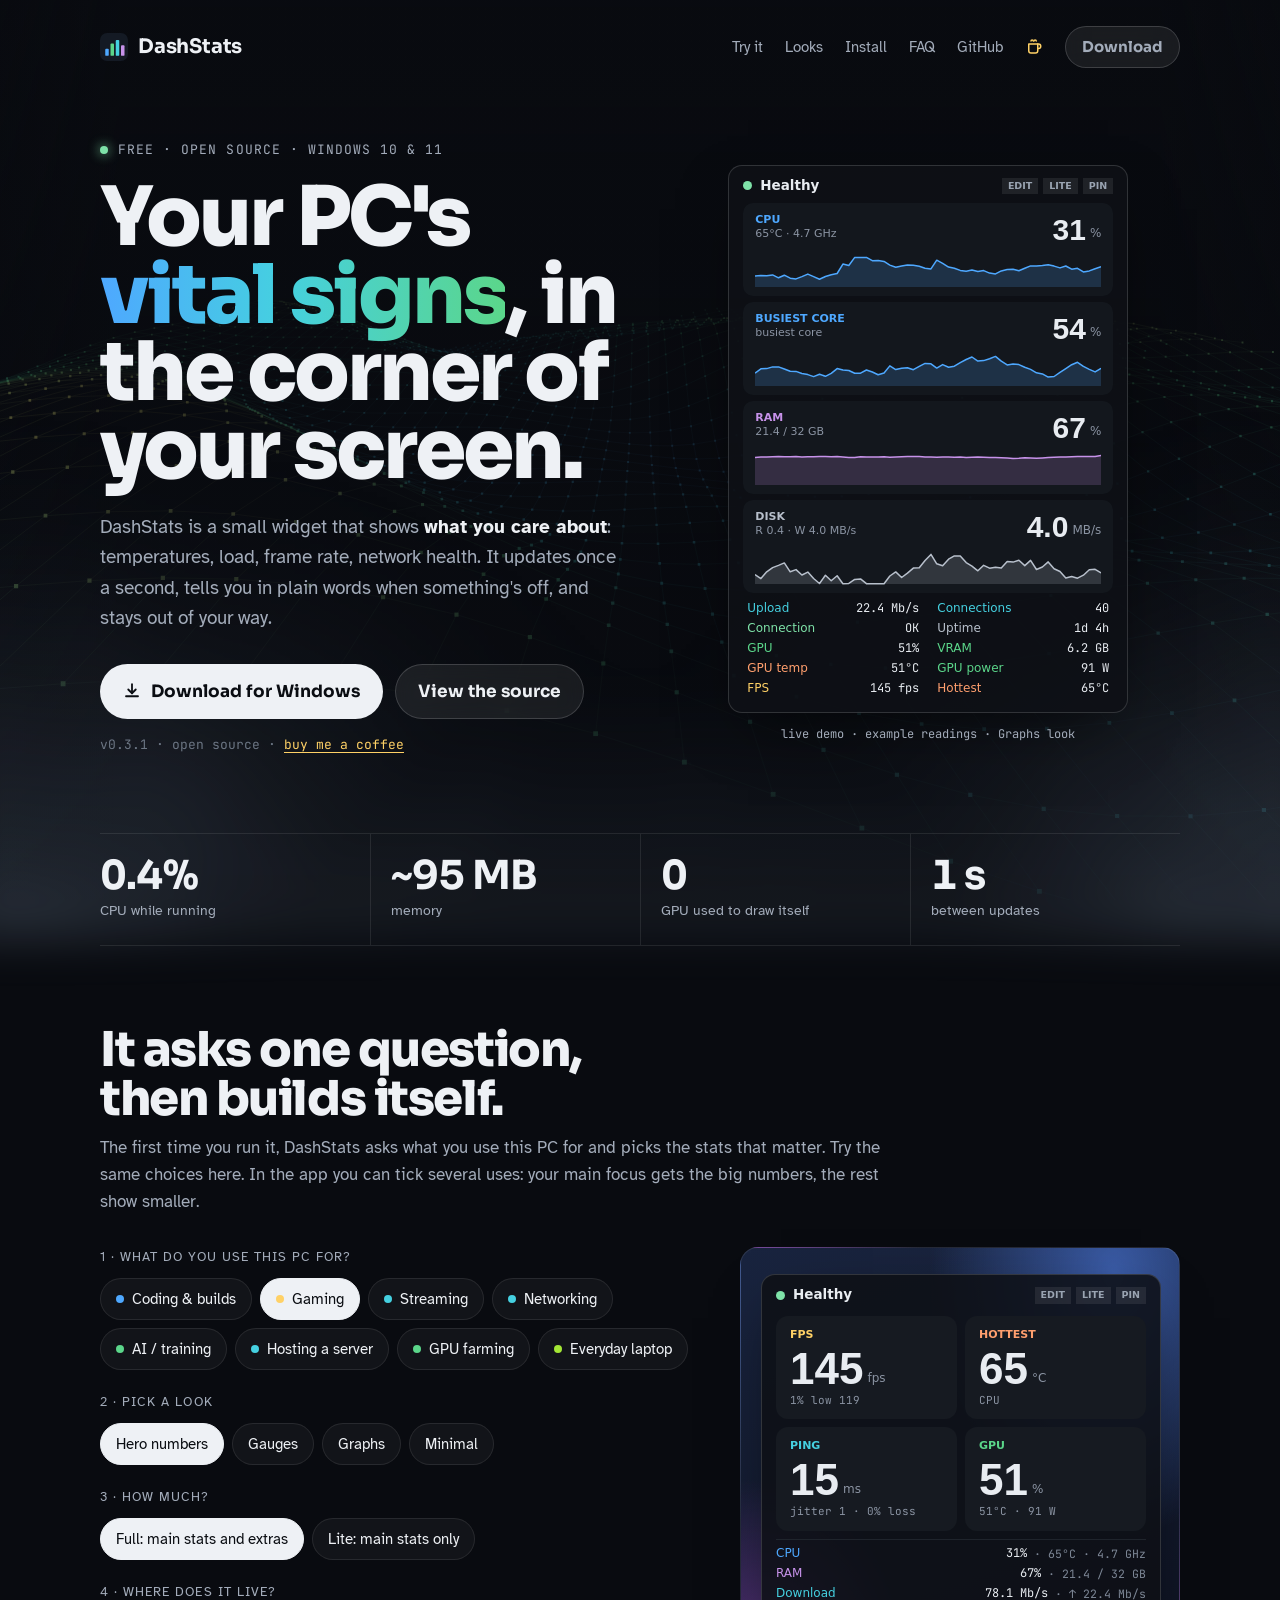
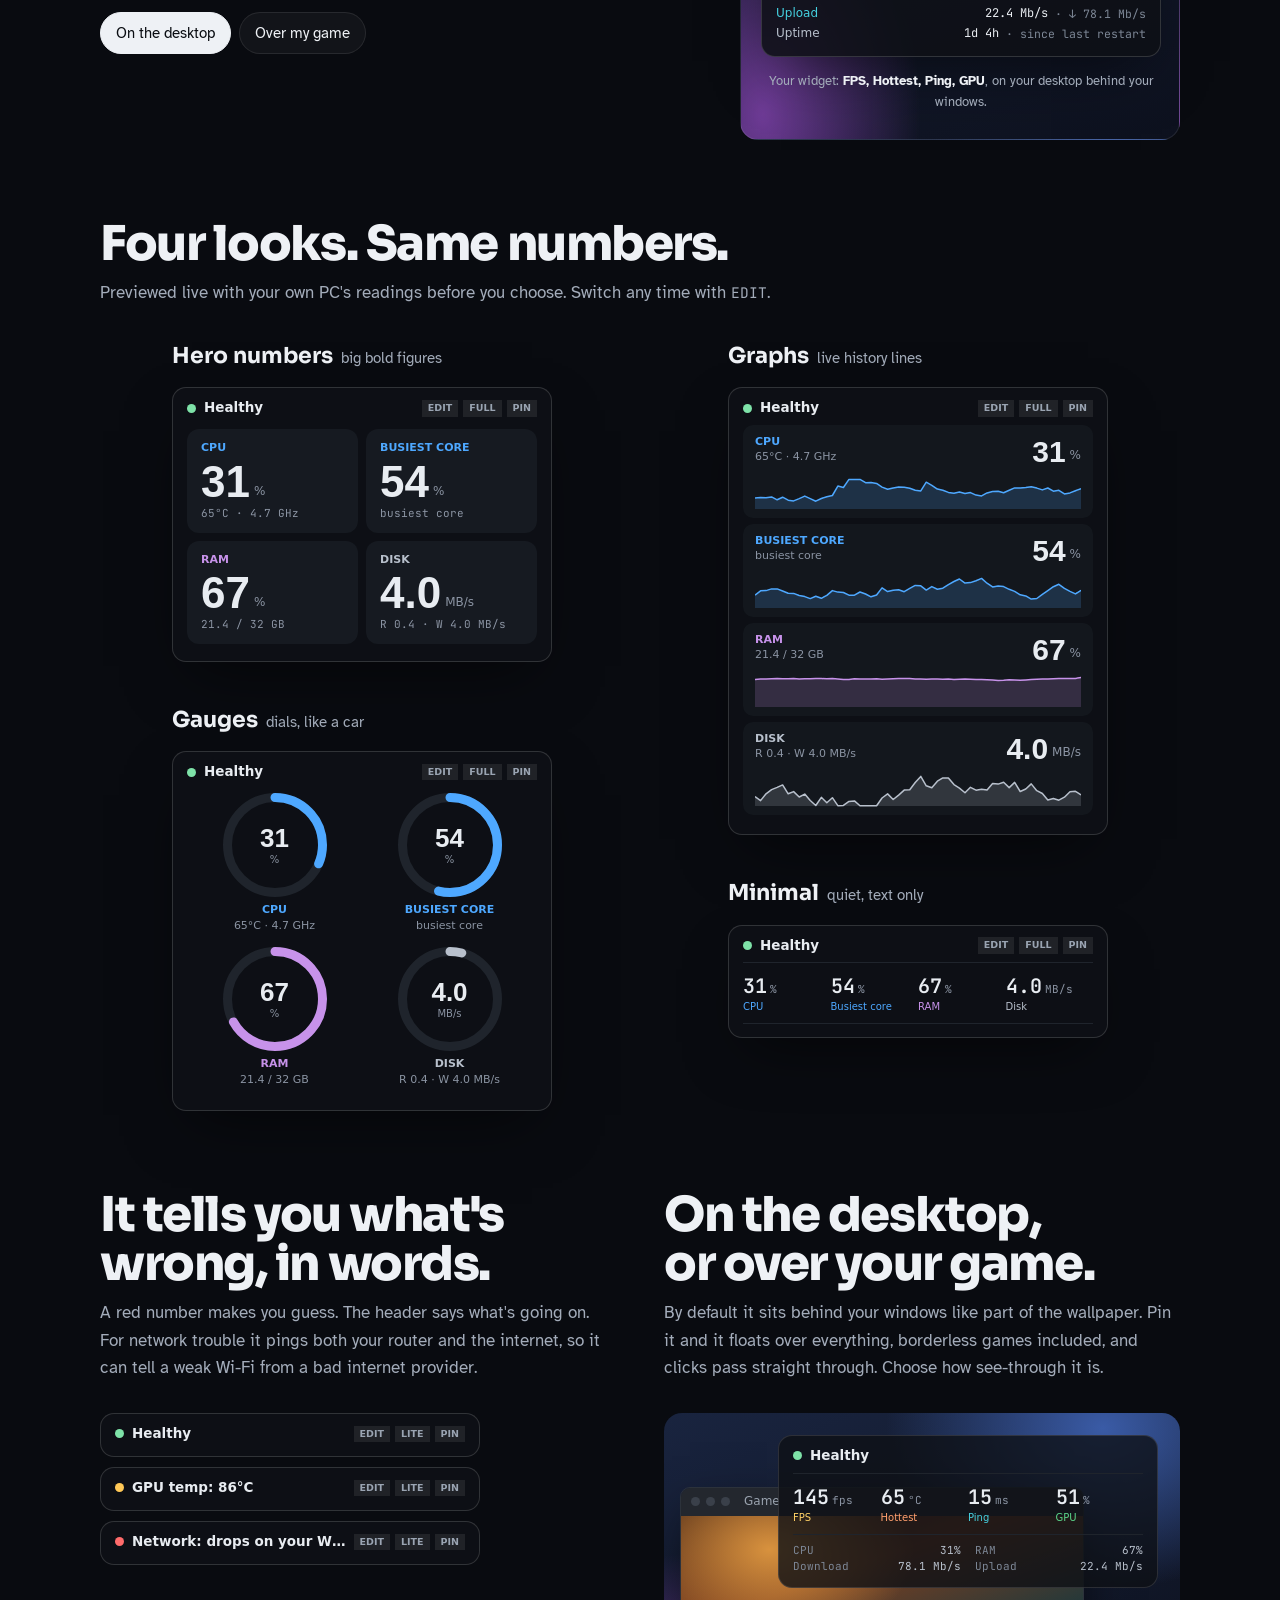
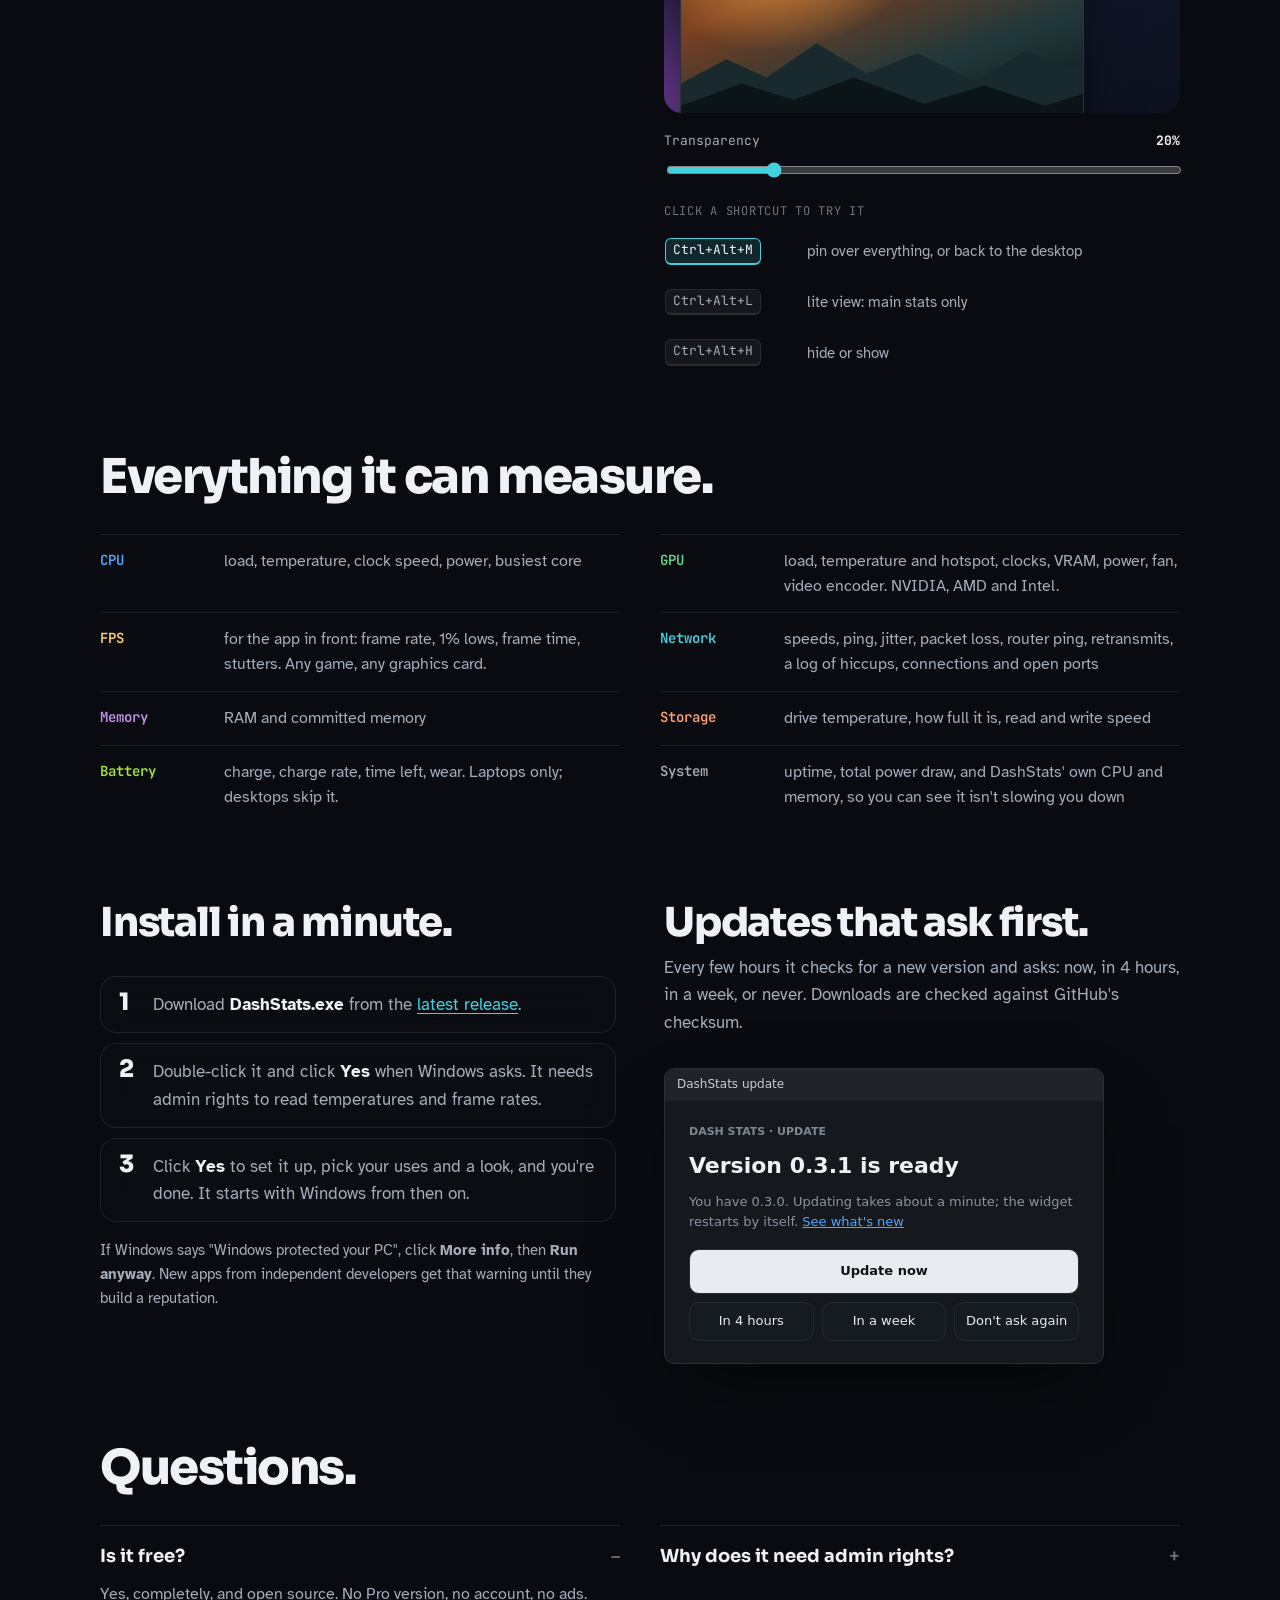
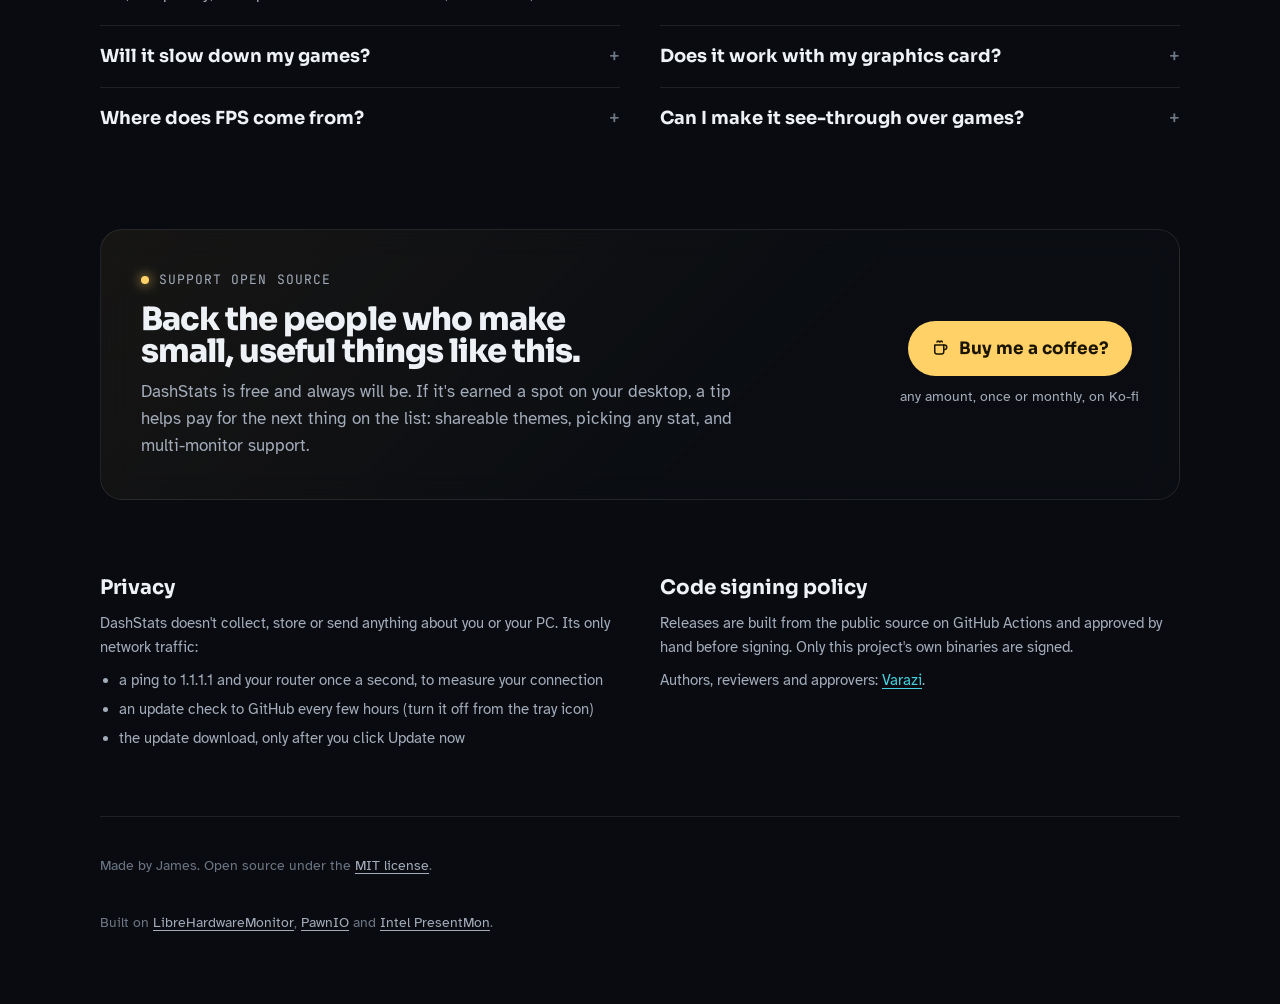
<file: docs/index.html>
<!doctype html>
<html lang="en">
<head>
<meta charset="utf-8">
<meta name="viewport" content="width=device-width, initial-scale=1, viewport-fit=cover">
<link rel="icon" href="favicon.svg">
<title>DashStats: PC health widget for Windows</title>
<link rel="preconnect" href="https://fonts.googleapis.com">
<link rel="preconnect" href="https://fonts.gstatic.com" crossorigin>
<link rel="stylesheet" href="https://fonts.googleapis.com/css2?family=Sora:wght@500;600;700;800&family=Atkinson+Hyperlegible:wght@400;700&family=JetBrains+Mono:wght@500;600&display=swap">
<style>
/* Layout: the page is a desktop wallpaper. A rolling wave of dots joined into a faint wireframe mesh sits behind everything, coloured by height in the widget's own sensor colours, with faint smoke in the bottom corners; the live widget sits on it in the hero, and the copy reads on a darkening veil below. One dark world on purpose: it's the widget's world. */
:root {
  --ground: #090B10;
  --ink: #EEF1F5;
  --soft: #A3ACBA;
  --dim: #6C7684;
  --rule: rgba(255,255,255,.09);
  --glass: rgba(12,15,20,.62);
  --cpu: #4EA8FF; --gpu: #5BD68A; --net: #45D0E0; --mem: #C792EA; --fps: #FFD166; --temp: #FF9F6E;
  --display: "Sora", "Segoe UI", system-ui, sans-serif;
  --body: "Atkinson Hyperlegible", "Segoe UI", system-ui, sans-serif;
  --mono: "JetBrains Mono", "Cascadia Mono", Consolas, monospace;
  color-scheme: dark;
}
* { box-sizing: border-box; }
html { scroll-behavior: smooth; }
@media (prefers-reduced-motion: reduce) { html { scroll-behavior: auto; } }
body { margin: 0; background: var(--ground); color: var(--ink); font-family: var(--body); font-size: 17px; line-height: 1.6; -webkit-font-smoothing: antialiased; }
a { color: var(--net); text-underline-offset: 3px; }
a:hover { color: var(--ink); }
:focus-visible { outline: 2px solid var(--fps); outline-offset: 3px; border-radius: 4px; }
code, kbd { font-family: var(--mono); font-size: .86em; }
kbd { padding: 1px 7px 2px; border: 1px solid var(--rule); border-bottom-width: 2px; border-radius: 6px; background: rgba(255,255,255,.05); white-space: nowrap; }

#aurora { position: fixed; inset: 0; width: 100%; height: 100%; display: block; z-index: 0; }
#smoke { position: fixed; inset: -40px; width: calc(100% + 80px); height: calc(100% + 80px); display: block; z-index: 0; pointer-events: none; filter: blur(22px); }
h1 { font-weight: 700; letter-spacing: -.045em; }
h2 { font-weight: 700; letter-spacing: -.035em; }
/* the content column gets its own soft dark fog so text and cards read clearly over the moving mesh; the mesh stays bright at the sides */
.veil { position: fixed; inset: 0; z-index: 0; pointer-events: none;
  background:
    linear-gradient(90deg, rgba(9,11,16,0) calc(50% - 760px), rgba(9,11,16,.5) calc(50% - 520px), rgba(9,11,16,.5) calc(50% + 520px), rgba(9,11,16,0) calc(50% + 760px)),
    linear-gradient(180deg, rgba(9,11,16,0) 0%, rgba(9,11,16,.35) 45%, rgba(9,11,16,.78) 100%); }
.page { position: relative; z-index: 1; max-width: 1160px; margin: 0 auto; padding-inline: clamp(16px, 4vw, 40px); padding-block: 20px 56px; }

/* header */
.top { display: flex; align-items: center; justify-content: space-between; gap: 16px; flex-wrap: wrap; padding-block: 6px 0; }
.brand { display: inline-flex; align-items: center; gap: 10px; color: var(--ink); text-decoration: none; font-family: var(--display); font-weight: 700; font-size: 20px; letter-spacing: -.01em; }
.brand svg { width: 28px; height: 28px; }
.top nav { display: flex; gap: 6px 22px; flex-wrap: wrap; align-items: center; font-size: 15px; }
.top nav a { color: var(--soft); text-decoration: none; }
.top nav a:hover { color: var(--ink); }
.nav-tip { display: inline-flex; align-items: center; }
.nav-tip svg { width: 18px; height: 18px; }
.top nav a.nav-tip { color: var(--fps); }
.top nav a.nav-tip:hover { color: #FFE19A; }

/* hero */
.hero { display: grid; grid-template-columns: minmax(0, 1.05fr) minmax(0, 1fr); gap: 48px; align-items: center; padding-block: 72px 64px; }
.kicker { font-family: var(--mono); font-size: 13px; letter-spacing: .08em; text-transform: uppercase; color: var(--soft); display: flex; align-items: center; gap: 10px; }
.kicker::before { content: ""; width: 8px; height: 8px; border-radius: 50%; background: #7EE2A8; box-shadow: 0 0 12px #7EE2A8; }
h1 { font-family: var(--display); font-weight: 800; font-size: clamp(44px, 6.4vw, 84px); line-height: .95; letter-spacing: -.035em; margin: 18px 0 22px; text-wrap: balance; }
h1 em { font-style: normal; background: linear-gradient(90deg, var(--cpu), var(--net) 45%, var(--gpu)); -webkit-background-clip: text; background-clip: text; color: transparent; }
.lede { font-size: 19px; color: var(--soft); max-width: 34em; margin: 0; }
.lede b { color: var(--ink); }
.actions { display: flex; flex-wrap: wrap; gap: 12px; margin-top: 30px; }
.btn { display: inline-flex; align-items: center; gap: 10px; font-family: var(--display); font-weight: 700; font-size: 17px; padding: 13px 22px; border-radius: 999px; text-decoration: none; border: 1px solid transparent; white-space: nowrap; }
.btn svg { width: 18px; height: 18px; flex: none; }
.btn-main { background: var(--ink); color: #0A0D12; }
.btn-main:hover { background: #fff; color: #0A0D12; }
.btn-glass { background: rgba(255,255,255,.07); color: var(--ink); border-color: rgba(255,255,255,.16); backdrop-filter: blur(10px); }
.btn-glass:hover { background: rgba(255,255,255,.13); color: var(--ink); }
.btn-tip { background: var(--fps); color: #1B1500; }
.btn-tip:hover { background: #FFE19A; color: #1B1500; }
.fine { font-family: var(--mono); font-size: 13px; color: var(--dim); margin-top: 16px; }
.fine-tip { color: var(--fps); }
.stage { display: grid; justify-items: center; gap: 12px; }
.stage .tag { font-family: var(--mono); font-size: 12px; color: var(--soft); }

/* figures */
.figures { display: grid; grid-template-columns: repeat(4, minmax(0, 1fr)); border-block: 1px solid var(--rule); }
.figures div { padding: 22px 20px; border-left: 1px solid var(--rule); }
.figures div:first-child { border-left: 0; padding-left: 0; }
.figures b { display: block; font-family: var(--display); font-weight: 700; font-size: 40px; line-height: 1; letter-spacing: -.02em; font-variant-numeric: tabular-nums; }
.figures span { color: var(--soft); font-size: 14px; }

/* sections */
section { padding-block: 80px 0; }
.sec-head { display: grid; gap: 10px; max-width: 46em; margin-bottom: 32px; }
h2 { font-family: var(--display); font-weight: 800; font-size: clamp(32px, 4vw, 48px); line-height: 1.02; letter-spacing: -.03em; margin: 0; text-wrap: balance; }
.sec-head p { color: var(--soft); margin: 0; }


.looks { display: grid; grid-template-columns: repeat(2, minmax(0, 1fr)); gap: 40px 32px; align-items: start; }
.looks-col { display: grid; gap: 40px; min-width: 0; }
.look { display: grid; gap: 14px; justify-items: start; align-content: start; justify-self: center; max-width: 100%; }
.look h3 { font-family: var(--display); font-weight: 700; font-size: 22px; margin: 0; }
.look h3 span { font-family: var(--body); font-weight: 400; font-size: 15px; color: var(--soft); margin-left: 8px; }

.split { display: grid; grid-template-columns: minmax(0, 1fr) minmax(0, 1fr); gap: 48px; align-items: start; }
.statuses { display: grid; gap: 10px; justify-items: start; }
.statuses .w { box-shadow: none; }
.keys { display: grid; gap: 10px; margin-top: 22px; }
.keys-hint { font-family: var(--mono); font-size: 12px; letter-spacing: .06em; text-transform: uppercase; color: var(--dim); }
.key { display: grid; grid-template-columns: 130px minmax(0, 1fr); gap: 12px; align-items: center; text-align: left; font: inherit; font-size: 15px; color: var(--soft); background: none; border: 1px solid transparent; border-radius: 10px; padding: 6px 8px; margin: 0 -8px; cursor: pointer; }
.key:hover { background: rgba(255,255,255,.05); color: var(--ink); }
.key kbd { justify-self: start; transition: background .15s, border-color .15s; }
.key[aria-pressed="true"] kbd { background: rgba(69,208,224,.14); border-color: var(--net); color: var(--ink); }

/* one visual language for every example: blue wallpaper = your desktop, sunset with mountains = a game */
:root { --art-game: url("data:image/svg+xml,%3Csvg xmlns='http://www.w3.org/2000/svg' viewBox='0 0 400 100' preserveAspectRatio='none'%3E%3Cpath d='M0 58 L45 34 L85 52 L135 18 L185 48 L235 28 L292 56 L342 26 L400 46 V100 H0Z' fill='%23182a2e'/%3E%3Cpath d='M0 80 L60 58 L112 74 L172 52 L242 78 L302 60 L362 80 L400 68 V100 H0Z' fill='%230b1416'/%3E%3C/svg%3E") bottom / 100% 48% no-repeat,
    radial-gradient(60% 80% at 22% 16%, #D8923E 0%, rgba(216,146,62,0) 60%), linear-gradient(160deg, #4A2716 0%, #7C3F20 32%, #22383A 66%, #0D1617 100%); --art-desk: radial-gradient(70% 90% at 85% 5%, #3A5BA6 0%, rgba(58,91,166,0) 60%), radial-gradient(60% 80% at 5% 95%, #6E3B96 0%, rgba(110,59,150,0) 60%), linear-gradient(160deg, #19243F, #0D111E); }
.scene { border-radius: 18px; overflow: hidden; position: relative; padding: 22px; min-height: 300px; display: grid; align-content: start; justify-items: end; background: var(--art-desk); }
.gwin { position: absolute; left: 16px; right: 96px; top: 74px; bottom: -14px; z-index: 2; display: grid; grid-template-rows: 28px minmax(0, 1fr); border: 1px solid #2C323B; border-radius: 10px 10px 0 0; overflow: hidden; box-shadow: 0 20px 50px -10px rgba(0,0,0,.7); }
.gwin-view { background: var(--art-game); }
.win-bar { background: #23272E; display: flex; gap: 6px; align-items: center; padding-left: 10px; }
.win-bar i { width: 9px; height: 9px; border-radius: 50%; background: #3A404A; }
.win-bar span { margin-left: 8px; font-size: 12px; color: #9AA3AF; font-family: "Segoe UI", system-ui, sans-serif; }
#overlay-widget { position: relative; z-index: 1; transition: opacity .25s; }
.scene.pinned #overlay-widget { z-index: 3; }
#overlay-widget.is-hidden { opacity: 0; }
.game::before { content: ""; position: absolute; inset: 55% 0 0 0; background: linear-gradient(180deg, transparent, rgba(10,14,15,.65)); pointer-events: none; }
.game > * { position: relative; }
.slider { display: grid; gap: 8px; margin-top: 18px; }
.slider label { font-family: var(--mono); font-size: 13px; color: var(--soft); display: flex; justify-content: space-between; }
.slider label b { color: var(--ink); }
input[type=range] { width: 100%; accent-color: var(--net); }

.measure { display: grid; grid-template-columns: repeat(2, minmax(0, 1fr)); gap: 0 40px; margin: 0; }
.measure div { display: grid; grid-template-columns: 110px minmax(0, 1fr); gap: 14px; padding-block: 14px; border-top: 1px solid var(--rule); }
.measure dt { font-family: var(--mono); font-weight: 600; font-size: 14px; }
.measure dd { margin: 0; color: var(--soft); font-size: 15.5px; }

.uwin { width: 100%; max-width: 440px; background: #15181D; border: 1px solid #2A2F37; border-radius: 10px; overflow: hidden; font-family: "Segoe UI Variable Text", "Segoe UI", system-ui, sans-serif; font-size: 13px; box-shadow: 0 30px 70px -25px rgba(0,0,0,.7); }
.uwin .bar { height: 32px; background: #202328; display: flex; align-items: center; padding-left: 12px; font-size: 12px; color: #C8CDD4; }
.uwin .in { padding: 22px 24px; display: grid; gap: 8px; }
.uwin .k { font-size: 11px; font-weight: 600; color: #7D8796; }
.uwin .t { font-size: 22px; font-weight: 700; }
.uwin .p { color: #8B94A3; margin-bottom: 8px; }
.ubtn { border: 1px solid #262B33; background: #161A21; border-radius: 10px; padding: 8px 10px; text-align: center; color: #E8ECF1; }
.ubtn.go { background: #E8ECF1; color: #0E1116; font-weight: 600; padding: 11px; }
.ulater { display: grid; grid-template-columns: repeat(3, 1fr); gap: 8px; }

.steps { counter-reset: s; display: grid; grid-template-columns: repeat(3, minmax(0, 1fr)); gap: 14px; padding: 0; margin: 0; list-style: none; }
.steps li { counter-increment: s; background: var(--glass); backdrop-filter: blur(14px); border: 1px solid var(--rule); border-radius: 16px; padding: 20px; color: var(--soft); }
.steps li::before { content: counter(s); display: block; font-family: var(--display); font-weight: 800; font-size: 40px; line-height: 1; color: var(--ink); margin-bottom: 10px; }
.steps b { color: var(--ink); }
.steps-list { grid-template-columns: minmax(0, 1fr); gap: 10px; }
.steps-list li { position: relative; padding: 14px 18px 14px 52px; }
.steps-list li::before { position: absolute; left: 18px; top: 13px; font-size: 24px; margin: 0; }
#install h2 { font-size: clamp(30px, 3.4vw, 40px); }
.note { margin-top: 16px; color: var(--soft); font-size: 15px; }

.faq { display: grid; grid-template-columns: repeat(2, minmax(0, 1fr)); gap: 0 40px; }
.faq details { border-top: 1px solid var(--rule); padding-block: 4px; }
.faq summary { cursor: pointer; list-style: none; padding: 12px 0; font-family: var(--display); font-weight: 700; font-size: 18px; display: flex; justify-content: space-between; gap: 12px; }
.faq summary::-webkit-details-marker { display: none; }
.faq summary::after { content: "+"; color: var(--dim); font-weight: 500; }
.faq details[open] summary::after { content: "–"; }
.faq .a { color: var(--soft); font-size: 15.5px; padding-bottom: 14px; display: grid; gap: 8px; }
.faq .a p { margin: 0; }

.tip { margin-top: 80px; border-radius: 22px; padding: clamp(24px, 4vw, 40px); background: linear-gradient(135deg, rgba(255,209,102,.06), rgba(12,15,20,.55) 60%); border: 1px solid var(--rule); backdrop-filter: blur(16px); display: grid; grid-template-columns: minmax(0, 1.4fr) auto; gap: 28px; align-items: center; }
.tip .kicker { margin-bottom: 12px; }
.tip .kicker::before { background: var(--fps); box-shadow: 0 0 12px var(--fps); }
.tip h2 { font-size: clamp(24px, 3vw, 32px); }
.tip p { color: var(--soft); margin: 10px 0 0; max-width: 36em; }

#get { max-width: min(480px, calc(100% - 32px)); width: 100%; padding: 30px 28px 24px; border-radius: 22px; border: 1px solid rgba(255,255,255,.14);
  background: #10141B; color: var(--ink); box-shadow: 0 40px 120px -30px rgba(0,0,0,.8); }
#get::backdrop { background: rgba(5,7,10,.7); backdrop-filter: blur(6px); }
#get h2 { font-size: 30px; margin: 0 0 10px; }
#get p { color: var(--soft); margin: 0; }
.get-actions { display: grid; gap: 10px; margin: 22px 0 16px; }
.get-actions .btn { justify-content: center; }
.get-tips { display: grid; gap: 10px; }
.get-fine { font-size: 13.5px; }
.get-x { position: absolute; top: 10px; right: 12px; margin: 0; }
.get-x button { background: none; border: 0; color: var(--soft); font-size: 26px; line-height: 1; cursor: pointer; padding: 4px 8px; }
.get-x button:hover { color: var(--ink); }
.legal { display: grid; grid-template-columns: repeat(2, minmax(0, 1fr)); gap: 40px; padding-top: 72px; }
.legal h3 { font-family: var(--display); font-weight: 700; font-size: 20px; margin: 0 0 8px; }
.legal p, .legal li { color: var(--soft); font-size: 14.5px; }
.legal p { margin: 0 0 10px; }
.legal ul { margin: 0 0 10px; padding-left: 1.1em; display: grid; gap: 6px; }
footer { margin-top: 56px; padding-top: 24px; border-top: 1px solid var(--rule); color: var(--dim); font-size: 14px; display: grid; gap: 6px; }
footer a { color: var(--soft); }

/* ---------- the real widget (sizes from MainWindow.xaml / Views.cs, 1 WPF unit = 1 px) ---------- */
.w { font-family: "Segoe UI Variable Text", "Segoe UI", system-ui, sans-serif; font-size: 11.5px; color: #E8ECF1; border-radius: 14px; padding: 11px 14px 13px; background: rgba(14,17,22,.878); border: 1px solid rgba(255,255,255,.15); line-height: 1.33; text-align: left; box-shadow: 0 24px 60px -20px rgba(0,0,0,.6); }
.w * { box-sizing: border-box; }
.w-head { display: flex; align-items: center; justify-content: space-between; margin-bottom: 8px; }
.w-status { display: flex; align-items: center; gap: 8px; min-width: 0; }
.w-dot { width: 9px; height: 9px; border-radius: 50%; flex: none; }
.w-stext { font-size: 13.5px; font-weight: 600; max-width: 230px; white-space: nowrap; overflow: hidden; text-overflow: ellipsis; }
.w-btns { display: flex; }
.w-btn { font-size: 9.5px; font-weight: 600; color: #9AA4B2; background: rgba(255,255,255,.08); padding: 2px 6px; margin-left: 5px; }
.w .tx { white-space: nowrap; overflow: hidden; text-overflow: ellipsis; }
.w .caps { font-size: 11px; font-weight: 600; text-transform: uppercase; }
.w .mono { font-family: "Cascadia Mono", Consolas, "JetBrains Mono", monospace; }
.w .num { font-family: "Bahnschrift SemiBold Condensed", "Bahnschrift Condensed", "Barlow Semi Condensed", "Bahnschrift", sans-serif; font-weight: 600; font-stretch: condensed; font-variant-numeric: tabular-nums; }
.w .divider { height: 1px; background: #1F242C; margin: 4px 0; }
.w .small-rows { display: grid; }
.w .srow { display: grid; grid-template-columns: auto minmax(0, 1fr); margin: 2px 0; font-size: 12px; gap: 6px; }
.w .srow .r { display: flex; justify-content: flex-end; min-width: 0; }
.w .hero-grid { display: grid; grid-template-columns: 1fr 1fr; margin: 0 -4px; }
.w .tile { background: rgba(22,26,33,var(--surf,1)); border-radius: 12px; padding: 12px 14px; margin: 4px; min-width: 0; }
.w .tile .val { font-size: 44px; line-height: 44px; }
.w .tile .line { display: flex; align-items: flex-end; margin: 4px 0 2px; }
.w .tile .unit { font-size: 12px; color: #8B94A3; margin: 0 0 4px 4px; }
.w .tile .sub { font-size: 11px; color: #8B94A3; }
.w .g-grid { display: grid; grid-template-columns: 1fr 1fr; }
.w .g-cell { margin: 4px 4px 10px; display: grid; justify-items: center; }
.w .dial { position: relative; width: 104px; height: 104px; }
.w .dial svg { position: absolute; inset: 0; }
.w .dial .c { position: absolute; inset: 0; display: grid; place-content: center; justify-items: center; }
.w .dial .val { font-size: 26px; line-height: 1.1; }
.w .dial .unit { font-size: 10px; color: #8B94A3; }
.w .g-cell .caps { margin: 6px 0 1px; }
.w .g-cell .sub { font-size: 11px; color: #8B94A3; }
.w .gpanel { background: rgba(19,23,29,var(--surf,1)); border-radius: 10px; padding: 10px 12px 8px; margin-bottom: 6px; }
.w .gpanel .head { display: grid; grid-template-columns: minmax(0, 1fr) auto; }
.w .gpanel .sub { font-size: 11px; color: #8B94A3; }
.w .gpanel .right { display: flex; align-items: flex-end; }
.w .gpanel .val { font-size: 30px; line-height: 1.1; }
.w .gpanel .unit { font-size: 12px; color: #8B94A3; margin: 0 0 4px 4px; }
.w .gpanel svg { display: block; margin-top: 6px; width: 100%; }
.w .strip { border-top: 1px solid #1F242C; border-bottom: 1px solid #1F242C; padding: 10px 0; display: grid; }
.w .strip .line { display: flex; align-items: flex-end; }
.w .strip .val { font-size: 20px; font-weight: 600; }
.w .mini-extras { display: grid; grid-template-columns: repeat(2, minmax(0, 1fr)); gap: 2px 14px; margin-top: 8px; font-size: 11px; color: #7D8796; }
.w .mini-extras div { display: flex; justify-content: space-between; gap: 8px; min-width: 0; }
.w .strip .unit { font-size: 11px; color: #8B94A3; margin: 0 0 3px 3px; }
/* fits a phone: the widget is drawn at real size and shrinks only when it has to */
.wfit { max-width: 100%; }
@media (max-width: 440px) { .wfit .w { zoom: .84; } }

/* ---------- "Build yours" configurator (inherits the page's fonts and --ink/--soft/--rule) ---------- */
.cfg { display: grid; grid-template-columns: minmax(0, 1fr) minmax(0, 440px); gap: 36px; align-items: start; }
.cfg-controls { display: grid; gap: 22px; min-width: 0; }
.cfg-group { display: grid; gap: 10px; border: 0; margin: 0; padding: 0; min-width: 0; }
.cfg-group legend { font-size: 13px; letter-spacing: .08em; text-transform: uppercase; color: var(--soft); padding: 0; margin-bottom: 10px; }
.cfg-opts { display: flex; flex-wrap: wrap; gap: 8px; }
.cfg-opt { font: inherit; font-size: 15px; color: var(--ink); background: rgba(255,255,255,.04); border: 1px solid var(--rule); border-radius: 999px; padding: 8px 15px; cursor: pointer; display: inline-flex; gap: 8px; align-items: center; }
.cfg-opt:hover { border-color: var(--soft); }
.cfg-opt[aria-pressed="true"] { background: var(--ink); color: #0A0D12; border-color: var(--ink); }
.cfg-opt .sw { width: 8px; height: 8px; border-radius: 50%; flex: none; }
.cfg-stage { border-radius: 18px; padding: 26px 20px; display: grid; justify-items: center; align-content: center; gap: 14px; min-height: 360px; border: 1px solid var(--rule);
  background: var(--art-desk); }
.cfg-stage.game { position: relative; background: var(--art-game); }
.cfg-cap { font-size: 13px; color: var(--soft); text-align: center; max-width: 34em; }
.cfg-stage.game .cfg-cap { color: #F3E6D8; }
.cfg-cap b { color: var(--ink); }
.cfg-see { display: grid; gap: 6px; width: 100%; max-width: 360px; }
.cfg-see[hidden] { display: none; }
.cfg-see label { font-size: 13px; color: #F3E6D8; display: flex; justify-content: space-between; }
.cfg-see input { width: 100%; accent-color: #45D0E0; }
@media (max-width: 980px) { .cfg { grid-template-columns: minmax(0, 1fr); } }


@media (max-width: 980px) {
  .hero, .split { grid-template-columns: minmax(0, 1fr); }
  .looks, .faq, .legal, .measure { grid-template-columns: minmax(0, 1fr); }
  .tip { grid-template-columns: minmax(0, 1fr); }
}
@media (max-width: 640px) {
  .figures { grid-template-columns: repeat(2, minmax(0, 1fr)); }
  .figures div:nth-child(3) { border-left: 0; padding-left: 0; }
  .steps { grid-template-columns: minmax(0, 1fr); }
  .key, .measure div { grid-template-columns: minmax(0, 1fr); gap: 2px; }
  .hero { padding-block: 40px; }
}
</style>
</head>
<body>
<script>
  // OWNER: the three links every button on the page reads. Leave one empty and its buttons point nowhere.
  window.DASHSTATS_LINKS = {
    download: "https://github.com/Varazi/dash-stats/releases/latest/download/DashStats.exe",
    releases: "https://github.com/Varazi/dash-stats/releases",
    github:   "https://github.com/Varazi/dash-stats",
    donate:   "https://ko-fi.com/varazi"   // Ko-fi: any amount, one-time or monthly
  };
</script>

<canvas id="aurora" aria-hidden="true"></canvas>
<div class="veil" aria-hidden="true"></div>
<canvas id="smoke" aria-hidden="true"></canvas>

<div class="page">
  <header class="top">
    <a class="brand" href="#top">
      <svg viewBox="0 0 32 32" aria-hidden="true"><rect width="32" height="32" rx="8" fill="#141A24"/><rect x="6" y="18" width="4" height="8" rx="1" fill="#4EA8FF"/><rect x="12" y="12" width="4" height="14" rx="1" fill="#5BD68A"/><rect x="18" y="8" width="4" height="18" rx="1" fill="#45D0E0"/><rect x="24" y="14" width="4" height="12" rx="1" fill="#C792EA"/></svg>
      DashStats
    </a>
    <nav aria-label="Site">
      <a href="#try">Try it</a>
      <a href="#looks">Looks</a>
      <a href="#install">Install</a>
      <a href="#faq">FAQ</a>
      <a href="#" data-link="github">GitHub</a>
      <a href="#" data-link="donate" class="nav-tip" aria-label="Buy me a coffee" title="Buy me a coffee"><svg viewBox="0 0 24 24" fill="none" stroke="currentColor" stroke-width="2" stroke-linecap="round" stroke-linejoin="round" aria-hidden="true"><path d="M17 8h1a3 3 0 0 1 0 6h-1"/><path d="M5 8h12v9a3 3 0 0 1-3 3H8a3 3 0 0 1-3-3z"/><path d="M8 4c0-1 .7-1.5 1.5-1.5S11 3 11 4"/><path d="M12 4c0-1 .7-1.5 1.5-1.5S15 3 15 4"/></svg></a>
      <a class="btn btn-glass" style="padding:8px 16px;font-size:15px" href="#" data-link="download">Download</a>
    </nav>
  </header>

  <main id="top">
    <div class="hero">
      <div>
        <div class="kicker">Free · open source · Windows 10 &amp; 11</div>
        <h1>Your PC's <em>vital signs</em>, in the corner of your screen.</h1>
        <p class="lede">DashStats is a small widget that shows <b>what you care about</b>: temperatures, load, frame rate, network health. It updates once a second, tells you in plain words when something's off, and stays out of your way.</p>
        <div class="actions">
          <a class="btn btn-main" href="#" data-link="download">
            <svg viewBox="0 0 24 24" fill="none" stroke="currentColor" stroke-width="2.4" stroke-linecap="round" stroke-linejoin="round" aria-hidden="true"><path d="M12 3v12"/><path d="m7 10 5 5 5-5"/><path d="M4 19h16"/></svg>
            Download for Windows
          </a>
          <a class="btn btn-glass" href="#" data-link="github">View the source</a>
        </div>
        <p class="fine">v0.3.1 · open source · <a href="#" data-link="donate" class="fine-tip">buy me a coffee</a></p>
      </div>
      <div class="stage">
        <div class="wfit" id="hero-widget"></div>
        <div class="tag">live demo · example readings · Graphs look</div>
      </div>
    </div>

    <div class="figures">
      <div><b>0.4%</b><span>CPU while running</span></div>
      <div><b>~95 MB</b><span>memory</span></div>
      <div><b>0</b><span>GPU used to draw itself</span></div>
      <div><b>1 s</b><span>between updates</span></div>
    </div>

    <section id="try">
      <div class="sec-head">
        <h2>It asks one question, then builds itself.</h2>
        <p>The first time you run it, DashStats asks what you use this PC for and picks the stats that matter. Try the same choices here. In the app you can tick several uses: your main focus gets the big numbers, the rest show smaller.</p>
      </div>
      <div id="configurator"></div>
    </section>


    <section id="looks">
      <div class="sec-head">
        <h2>Four looks. Same numbers.</h2>
        <p>Previewed live with your own PC's readings before you choose. Switch any time with <code>EDIT</code>.</p>
      </div>
      <div class="looks" id="looks-grid"></div>
    </section>

    <section id="words">
      <div class="split">
        <div>
          <div class="sec-head">
            <h2>It tells you what's wrong, in words.</h2>
            <p>A red number makes you guess. The header says what's going on. For network trouble it pings both your router and the internet, so it can tell a weak Wi-Fi from a bad internet provider.</p>
          </div>
          <div class="statuses" id="statuses"></div>
        </div>
        <div>
          <div class="sec-head">
            <h2>On the desktop, or over your game.</h2>
            <p>By default it sits behind your windows like part of the wallpaper. Pin it and it floats over everything, borderless games included, and clicks pass straight through. Choose how see-through it is.</p>
          </div>
          <div class="scene pinned" id="scene">
            <div class="gwin" aria-hidden="true"><div class="win-bar"><i></i><i></i><i></i><span>Game</span></div><div class="gwin-view"></div></div>
            <div class="wfit" id="overlay-widget"></div>
          </div>
          <div class="slider">
            <label for="see">Transparency <b id="see-out">20%</b></label>
            <input id="see" type="range" min="0" max="100" step="20" value="20">
          </div>
          <div class="keys" role="group" aria-label="Try the shortcuts">
            <div class="keys-hint">Click a shortcut to try it</div>
            <button type="button" class="key" id="k-pin" aria-pressed="true"><kbd>Ctrl+Alt+M</kbd><span>pin over everything, or back to the desktop</span></button>
            <button type="button" class="key" id="k-lite" aria-pressed="false"><kbd>Ctrl+Alt+L</kbd><span>lite view: main stats only</span></button>
            <button type="button" class="key" id="k-hide" aria-pressed="false"><kbd>Ctrl+Alt+H</kbd><span>hide or show</span></button>
          </div>
        </div>
      </div>
    </section>

    <section id="measure">
      <div class="sec-head"><h2>Everything it can measure.</h2></div>
      <dl class="measure">
        <div><dt style="color:var(--cpu)">CPU</dt><dd>load, temperature, clock speed, power, busiest core</dd></div>
        <div><dt style="color:var(--gpu)">GPU</dt><dd>load, temperature and hotspot, clocks, VRAM, power, fan, video encoder. NVIDIA, AMD and Intel.</dd></div>
        <div><dt style="color:var(--fps)">FPS</dt><dd>for the app in front: frame rate, 1% lows, frame time, stutters. Any game, any graphics card.</dd></div>
        <div><dt style="color:var(--net)">Network</dt><dd>speeds, ping, jitter, packet loss, router ping, retransmits, a log of hiccups, connections and open ports</dd></div>
        <div><dt style="color:var(--mem)">Memory</dt><dd>RAM and committed memory</dd></div>
        <div><dt style="color:var(--temp)">Storage</dt><dd>drive temperature, how full it is, read and write speed</dd></div>
        <div><dt style="color:#A3E635">Battery</dt><dd>charge, charge rate, time left, wear. Laptops only; desktops skip it.</dd></div>
        <div><dt style="color:var(--soft)">System</dt><dd>uptime, total power draw, and DashStats' own CPU and memory, so you can see it isn't slowing you down</dd></div>
      </dl>
    </section>

    <section id="install">
      <div class="split">
        <div>
          <div class="sec-head"><h2>Install in a minute.</h2></div>
          <ol class="steps steps-list">
            <li>Download <b>DashStats.exe</b> from the <a href="#" data-link="download">latest release</a>.</li>
            <li>Double-click it and click <b>Yes</b> when Windows asks. It needs admin rights to read temperatures and frame rates.</li>
            <li>Click <b>Yes</b> to set it up, pick your uses and a look, and you're done. It starts with Windows from then on.</li>
          </ol>
          <p class="note">If Windows says "Windows protected your PC", click <b>More info</b>, then <b>Run anyway</b>. New apps from independent developers get that warning until they build a reputation.</p>
        </div>
        <div>
          <div class="sec-head">
            <h2>Updates that ask first.</h2>
            <p>Every few hours it checks for a new version and asks: now, in 4 hours, in a week, or never. Downloads are checked against GitHub's checksum.</p>
          </div>
          <div class="uwin" aria-label="The update window">
            <div class="bar">DashStats update</div>
            <div class="in">
              <div class="k">DASH STATS · UPDATE</div>
              <div class="t">Version 0.3.1 is ready</div>
              <div class="p">You have 0.3.0. Updating takes about a minute; the widget restarts by itself. <span style="color:#4EA8FF;text-decoration:underline">See what's new</span></div>
              <div class="ubtn go">Update now</div>
              <div class="ulater"><div class="ubtn">In 4 hours</div><div class="ubtn">In a week</div><div class="ubtn">Don't ask again</div></div>
            </div>
          </div>
        </div>
      </div>
    </section>

    <section id="faq">
      <div class="sec-head"><h2>Questions.</h2></div>
      <div class="faq">
        <details open><summary>Is it free?</summary><div class="a"><p>Yes, completely, and open source. No Pro version, no account, no ads.</p></div></details>
        <details><summary>Why does it need admin rights?</summary><div class="a"><p>Windows only lets programs running as administrator read CPU temperatures and game frame rates. DashStats installs to Program Files, where other programs can't tamper with it.</p></div></details>
        <details><summary>Will it slow down my games?</summary><div class="a"><p>No. It uses about half a percent of your CPU and draws itself without the graphics card. It even shows its own usage.</p></div></details>
        <details><summary>Does it work with my graphics card?</summary><div class="a"><p>NVIDIA, AMD and Intel, including laptops with two GPUs.</p></div></details>
        <details><summary>Where does FPS come from?</summary><div class="a"><p>Intel's open-source PresentMon, which reads frame timing straight from Windows. Works with any game.</p></div></details>
        <details><summary>Can I make it see-through over games?</summary><div class="a"><p>Yes. Pin it with <kbd>Ctrl+Alt+M</kbd>, then pick a transparency from the tray icon, from solid to numbers only.</p></div></details>
      </div>
    </section>

    <div class="tip" id="tip">
      <div>
        <div class="kicker">Support open source</div>
        <h2>Back the people who make small, useful things like this.</h2>
        <p>DashStats is free and always will be. If it's earned a spot on your desktop, a tip helps pay for the next thing on the list: shareable themes, picking any stat, and multi-monitor support.</p>
      </div>
      <div style="display:grid;gap:10px;justify-items:center">
      <a class="btn btn-tip" href="#" data-link="donate">
        <svg viewBox="0 0 24 24" fill="none" stroke="currentColor" stroke-width="2" stroke-linecap="round" stroke-linejoin="round" aria-hidden="true"><path d="M17 8h1a3 3 0 0 1 0 6h-1"/><path d="M5 8h12v9a3 3 0 0 1-3 3H8a3 3 0 0 1-3-3z"/><path d="M8 4c0-1 .7-1.5 1.5-1.5S11 3 11 4"/><path d="M12 4c0-1 .7-1.5 1.5-1.5S15 3 15 4"/></svg>
        Buy me a coffee?
      </a>
      <span style="font-size:14px;color:var(--soft)">any amount, once or monthly, on Ko-fi</span>
      </div>
    </div>

    <div class="legal">
      <div id="privacy">
        <h3>Privacy</h3>
        <p>DashStats doesn't collect, store or send anything about you or your PC. Its only network traffic:</p>
        <ul>
          <li>a ping to 1.1.1.1 and your router once a second, to measure your connection</li>
          <li>an update check to GitHub every few hours (turn it off from the tray icon)</li>
          <li>the update download, only after you click Update now</li>
        </ul>
      </div>
      <div id="signing">
        <h3>Code signing policy</h3>
        <!-- OWNER: after SignPath Foundation approves the project, add: "Free code signing provided by SignPath.io, certificate by SignPath Foundation." -->
        <p>Releases are built from the public source on GitHub Actions and approved by hand before signing. Only this project's own binaries are signed.</p>
        <p>Authors, reviewers and approvers: <a href="https://github.com/Varazi" rel="noopener">Varazi</a>.</p>
      </div>
    </div>
  </main>

  <footer>
    <p>Made by James. Open source under the <a href="https://github.com/Varazi/dash-stats/blob/main/LICENSE" rel="noopener">MIT license</a>.</p>
    <p>Built on <a href="https://github.com/LibreHardwareMonitor/LibreHardwareMonitor" rel="noopener">LibreHardwareMonitor</a>, <a href="https://pawnio.eu/" rel="noopener">PawnIO</a> and <a href="https://github.com/GameTechDev/PresentMon" rel="noopener">Intel PresentMon</a>.</p>
  </footer>
</div>

<dialog id="get" aria-labelledby="get-title">
  <form method="dialog" class="get-x"><button aria-label="Close">×</button></form>
  <h2 id="get-title">DashStats is free.</h2>
  <p>No trial, no catch, no account. If you'd like to chip in, a coffee (any amount, once or monthly) helps keep it updated. Totally optional.</p>
  <div class="get-actions">
    <div class="get-tips" id="get-tip">
      <a class="btn btn-tip" href="#" data-link="donate" id="get-coffee"><svg viewBox="0 0 24 24" fill="none" stroke="currentColor" stroke-width="2" stroke-linecap="round" stroke-linejoin="round" aria-hidden="true"><path d="M17 8h1a3 3 0 0 1 0 6h-1"/><path d="M5 8h12v9a3 3 0 0 1-3 3H8a3 3 0 0 1-3-3z"/><path d="M8 4c0-1 .7-1.5 1.5-1.5S11 3 11 4"/><path d="M12 4c0-1 .7-1.5 1.5-1.5S15 3 15 4"/></svg>Buy me a coffee &amp; download</a>
    </div>
    <a class="btn btn-glass" id="get-free" href="#" data-link="download">Download free</a>
  </div>
  <p class="get-fine">Windows 10 &amp; 11, 64-bit · one .exe · <a href="#" data-link="releases">all versions</a></p>
</dialog>

<script>// ---------- DashStats widget, drawn the way Views.cs draws it, with simulated live readings ----------
(function () {
  const INFO = {
    fps: ['FPS', '#FFD166'], hottest: ['Hottest', '#FF9F6E'], cpu: ['CPU', '#4EA8FF'], core: ['Busiest core', '#4EA8FF'],
    gpu: ['GPU', '#5BD68A'], vram: ['VRAM', '#5BD68A'], gpupow: ['GPU power', '#5BD68A'], gputemp: ['GPU temp', '#FF9F6E'],
    encoder: ['Video encoder', '#5BD68A'], ram: ['RAM', '#C792EA'], disk: ['Disk', '#B8C0CC'], down: ['Download', '#45D0E0'],
    up: ['Upload', '#45D0E0'], ping: ['Ping', '#45D0E0'], net: ['Connection', '#7EE2A8'], conns: ['Connections', '#45D0E0'],
    uptime: ['Uptime', '#B8C0CC'], battery: ['Battery', '#A3E635'], power: ['Power draw', '#A3E635'],
  };
  const LEVEL = { Dim: '#7D8796', Normal: '#E8ECF1', Good: '#7EE2A8', Warn: '#FFC857', Bad: '#FF6B6B' };
  const BARS = ['cpu', 'core', 'gpu', 'vram', 'ram', 'encoder', 'battery'];

  // Example readings that wander a little each second.
  const S = {
    cpu: [18, 6, 46, 5], core: [52, 20, 96, 12], gpu: [37, 20, 70, 6], ram: [62, 58, 70, 1], disk: [2.4, 0.1, 40, 3],
    cputemp: [59, 52, 72, 1.5], gputemp: [48, 44, 62, 1], gpupow: [96, 40, 220, 14], down: [84, 2, 240, 22],
    up: [12.6, 1, 40, 4], ping: [14, 11, 22, 1.6], fps: [144, 118, 165, 6],
  };
  const val = {}; for (const k in S) val[k] = S[k][0];
  const hist = {};
  const fmt1 = n => n >= 100 ? n.toFixed(0) : n.toFixed(1);
  function metrics() {
    const v = val, r = Math.round;
    return {
      cpu: { v: r(v.cpu) + '', u: '%', s: `${r(v.cputemp)}°C · 4.7 GHz`, pct: v.cpu, raw: v.cpu },
      core: { v: r(v.core) + '', u: '%', s: 'busiest core', pct: v.core, raw: v.core },
      gpu: { v: r(v.gpu) + '', u: '%', s: `${r(v.gputemp)}°C · ${r(v.gpupow)} W`, pct: v.gpu, raw: v.gpu },
      gputemp: { v: r(v.gputemp) + '', u: '°C', s: `hotspot ${r(v.gputemp + 11)}°C`, pct: v.gputemp, raw: v.gputemp },
      gpupow: { v: r(v.gpupow) + '', u: 'W', s: 'fan 1180 rpm', pct: v.gpupow / 3.5, raw: v.gpupow },
      vram: { v: '6.2', u: 'GB', s: 'of 24 GB', pct: 26, raw: 6.2 },
      encoder: { v: '0', u: '%', s: 'GPU video engine', pct: 0, raw: 0 },
      ram: { v: r(v.ram) + '', u: '%', s: `${(v.ram * .32).toFixed(1)} / 32 GB`, pct: v.ram, raw: v.ram },
      disk: { v: fmt1(v.disk), u: 'MB/s', s: 'R 0.4 · W ' + fmt1(v.disk) + ' MB/s', pct: v.disk, raw: v.disk },
      hottest: { v: r(v.cputemp) + '', u: '°C', s: 'CPU', pct: v.cputemp, raw: v.cputemp },
      power: { v: r(v.gpupow + 70) + '', u: 'W', s: `CPU 70 · GPU ${r(v.gpupow)}`, pct: 40, raw: v.gpupow + 70 },
      down: { v: fmt1(v.down), u: 'Mb/s', s: `↑ ${fmt1(v.up)} Mb/s`, pct: 0, raw: v.down },
      up: { v: fmt1(v.up), u: 'Mb/s', s: `↓ ${fmt1(v.down)} Mb/s`, pct: 0, raw: v.up },
      ping: { v: r(v.ping) + '', u: 'ms', s: 'jitter 1 · 0% loss', pct: v.ping, raw: v.ping },
      fps: { v: r(v.fps) + '', u: 'fps', s: '1% low ' + r(v.fps * .82), pct: 100, raw: v.fps },
      net: { v: 'OK', u: '', s: 'no hiccups in 1h', pct: 100, raw: null, l: 'Good' },
      conns: { v: '40', u: '', s: '12 listening ports', pct: null, raw: 40 },
      uptime: { v: '1d 4h', u: '', s: 'since last restart', pct: 100, raw: null },
      battery: { v: '78', u: '%', s: 'on battery · 3h 10m left', pct: 78, raw: 78 },
    };
  }
  let M = metrics();
  function step() {
    for (const k in S) {
      const [base, lo, hi, st] = S[k];
      let n = val[k] + (Math.random() * 2 - 1) * st + (base - val[k]) * 0.08;
      if (Math.random() > .94) n += st * 3 * Math.random();
      val[k] = Math.min(hi, Math.max(lo, n));
    }
    M = metrics();
    for (const id in M) {
      const x = M[id]; const h = hist[id] || (hist[id] = []);
      h.push(x.raw ?? x.pct ?? 0); if (h.length > 60) h.shift();
    }
  }
  for (let i = 0; i < 60; i++) step();

  const get = id => M[id] || { v: '—', u: '', s: 'waiting for data…', pct: null, raw: null, l: 'Dim' };
  const shown = l => (!l || l === 'Good') ? 'Normal' : l;
  const label = id => INFO[id][0], accent = id => INFO[id][1];
  const withUnit = (v, u) => !u || v === '—' ? v : (u[0] === '%' || u[0] === '°') ? v + u : v + ' ' + u;
  function el(tag, cls, text, style) {
    const e = document.createElement(tag);
    if (cls) e.className = cls;
    if (text != null) e.textContent = text;
    if (style) Object.assign(e.style, style);
    return e;
  }
  const add = (p, ...k) => { k.forEach(c => c && p.appendChild(c)); return p; };
  const NS = 'http://www.w3.org/2000/svg';

  function spark(id, w, h, fixedMax) {
    const vals = hist[id] || [];
    const max = fixedMax || Math.max(...vals, 1e-9) * 1.15;
    const hh = h - 2, stepX = w / 59, off = 60 - vals.length;
    const pts = vals.map((v, k) => [((k + off) * stepX).toFixed(1), (1 + hh - Math.min(1, v / max) * hh).toFixed(1)].join(','));
    const svg = document.createElementNS(NS, 'svg');
    svg.setAttribute('viewBox', `0 0 ${w} ${h}`); svg.setAttribute('height', h); svg.setAttribute('preserveAspectRatio', 'none');
    const area = document.createElementNS(NS, 'polygon');
    area.setAttribute('points', `${(off * stepX).toFixed(1)},${hh + 1} ${pts.join(' ')} ${w},${hh + 1}`);
    area.setAttribute('fill', accent(id)); area.setAttribute('fill-opacity', '.18');
    const line = document.createElementNS(NS, 'polyline');
    line.setAttribute('points', pts.join(' ')); line.setAttribute('fill', 'none'); line.setAttribute('stroke', accent(id));
    line.setAttribute('stroke-width', '1.5'); line.setAttribute('stroke-linejoin', 'round'); line.setAttribute('vector-effect', 'non-scaling-stroke');
    svg.append(area, line);
    return svg;
  }

  function frame(width, body, o = {}) {
    const { status = 'Healthy', level = 'Good', overlay = false, clear = false, see = 20, view = 'LITE' } = o;
    const w = el('div', 'w', null, { width: width + 'px', maxWidth: '100%' });
    if (overlay || clear) {
      const a = 1 - see / 100;
      w.style.background = `rgba(14,17,22,${a})`;
      w.style.borderColor = `rgba(255,255,255,${(0.15 * a).toFixed(3)})`;
      if (overlay || a < 1) w.style.boxShadow = 'none';
      w.style.setProperty('--surf', a);
    }
    const head = el('div', 'w-head');
    head.appendChild(add(el('div', 'w-status'), el('div', 'w-dot', null, { background: LEVEL[level] }), el('div', 'w-stext', status)));
    if (!overlay) { const b = el('div', 'w-btns'); for (const t of ['EDIT', view, 'PIN']) b.appendChild(el('div', 'w-btn', t)); head.appendChild(b); }
    if (body) return add(w, head, body);
    head.style.marginBottom = '0';
    return add(w, head);
  }

  function smallRows(ids, withSub = true, columns = 1) {
    const g = el('div', 'small-rows', null, { gridTemplateColumns: `repeat(${columns}, minmax(0, 1fr))` });
    ids.forEach((id, i) => {
      const x = get(id), gap = columns > 1 ? 9 : 0;
      const r = el('div', 'srow', null, { marginLeft: (i % columns === 0 ? 0 : gap) + 'px', marginRight: (i % columns === columns - 1 ? 0 : gap) + 'px' });
      r.appendChild(el('div', 'tx', label(id), { color: accent(id) }));
      const rt = el('div', 'r');
      rt.appendChild(el('div', 'mono tx', withUnit(x.v, x.u), { color: LEVEL[shown(x.l)] }));
      if (withSub && x.s) rt.appendChild(el('div', 'mono tx', ' · ' + x.s, { color: '#7D8796', fontSize: '11.5px', whiteSpace: 'pre' }));
      r.appendChild(rt);
      g.appendChild(r);
    });
    return g;
  }

  const looks = {
    hero(big, small) {
      const root = el('div'), grid = el('div', 'hero-grid');
      for (const id of big) {
        const x = get(id), t = el('div', 'tile');
        t.appendChild(el('div', 'caps tx', label(id), { color: accent(id) }));
        t.appendChild(add(el('div', 'line'), el('div', 'val num', x.v, { color: LEVEL[shown(x.l)] }), el('div', 'unit', x.u)));
        t.appendChild(el('div', 'sub mono tx', x.s));
        grid.appendChild(t);
      }
      root.appendChild(grid);
      if (small.length) add(root, el('div', 'divider'), smallRows(small, true));
      return root;
    },
    gauges(big, small) {
      const root = el('div'), grid = el('div', 'g-grid');
      for (const id of big) {
        const x = get(id), size = 104, th = 9, rr = (size - th) / 2, C = 2 * Math.PI * rr;
        const svg = document.createElementNS(NS, 'svg'); svg.setAttribute('width', size); svg.setAttribute('height', size);
        const ring = (stroke, dash) => {
          const c = document.createElementNS(NS, 'circle');
          for (const [k, v] of [['cx', size / 2], ['cy', size / 2], ['r', rr], ['fill', 'none'], ['stroke', stroke], ['stroke-width', th]]) c.setAttribute(k, v);
          if (dash != null) { c.setAttribute('stroke-dasharray', `${dash} ${C}`); c.setAttribute('stroke-linecap', 'round'); c.setAttribute('transform', `rotate(-90 ${size / 2} ${size / 2})`); }
          return c;
        };
        svg.appendChild(ring('#1F242C'));
        const p = Math.min(Math.max(x.pct || 0, 0), 99.9);
        if (p > .5) svg.appendChild(ring(accent(id), C * p / 100));
        const dial = add(el('div', 'dial'), svg, add(el('div', 'c'), el('div', 'val num', x.v), el('div', 'unit', x.u)));
        grid.appendChild(add(el('div', 'g-cell'), dial, el('div', 'caps', label(id), { color: accent(id) }), el('div', 'sub tx', x.s)));
      }
      root.appendChild(grid);
      if (small.length) { root.appendChild(el('div', 'divider')); root.appendChild(smallRows(small.filter(id => !BARS.includes(id)), true)); }
      return root;
    },
    graphs(big, small) {
      const root = el('div');
      for (const id of big) {
        const x = get(id), p = el('div', 'gpanel'), head = el('div', 'head');
        head.appendChild(add(el('div', null, null, { minWidth: 0 }), el('div', 'caps tx', label(id), { color: accent(id) }), el('div', 'sub tx', x.s)));
        head.appendChild(add(el('div', 'right'), el('div', 'val num', x.v, { color: LEVEL[shown(x.l)] }), el('div', 'unit', x.u)));
        add(p, head, spark(id, 340, 36, x.raw == null && x.pct != null ? 100 : 0));
        root.appendChild(p);
      }
      if (small.length) { const s = smallRows(small, false, 2); s.style.margin = '2px 4px 0'; root.appendChild(s); }
      return root;
    },
    minimal(big, small = []) {
      const root = el('div');
      const strip = el('div', 'strip', null, { gridTemplateColumns: `repeat(${Math.max(1, big.length)}, minmax(0, 1fr))` });
      for (const id of big) {
        const x = get(id);
        strip.appendChild(add(el('div', null, null, { marginRight: '8px', minWidth: 0 }),
          add(el('div', 'line'), el('div', 'val mono', x.v, { color: LEVEL[shown(x.l)] }), el('div', 'unit mono', x.u)),
          el('div', 'tx', label(id), { fontSize: '10px', color: accent(id) })));
      }
      root.appendChild(strip);
      if (small.length) {
        const g = el('div', 'mini-extras');
        for (const id of small) {
          const x = get(id), l = shown(x.l);
          g.appendChild(add(el('div', 'mono'), el('span', null, label(id)),
            el('span', null, withUnit(x.v, x.u), { color: l === 'Warn' || l === 'Bad' ? LEVEL[l] : '#B8C0CC' })));
        }
        root.appendChild(g);
      }
      return root;
    },
  };

  // Mounted widgets are rebuilt every second, like the real one ticking.
  const mounts = [];
  function mount(host, build) { const m = { host, build }; mounts.push(m); render(m); return m; }
  function render(m) { m.host.replaceChildren(m.build()); }
  const still = window.matchMedia && matchMedia('(prefers-reduced-motion: reduce)').matches;
  if (!still) setInterval(() => { step(); mounts.forEach(render); }, 1000);

  // ---------- "Build yours": pick a use, a look, full/lite and desktop/overlay; the widget follows ----------
  const PRESETS = [
    ['coding', 'Coding & builds', ['cpu', 'core', 'ram', 'disk']], ['gaming', 'Gaming', ['fps', 'hottest', 'ping', 'gpu']],
    ['stream', 'Streaming', ['up', 'encoder', 'cpu', 'fps']], ['network', 'Networking', ['down', 'ping', 'net', 'up']],
    ['ai', 'AI / training', ['gpu', 'vram', 'gputemp', 'gpupow']], ['server', 'Hosting a server', ['up', 'conns', 'net', 'uptime']],
    ['farm', 'GPU farming', ['gpu', 'gputemp', 'gpupow', 'uptime']], ['everyday', 'Everyday laptop', ['battery', 'power', 'hottest', 'cpu']],
  ];
  const LOOK_NAMES = [['hero', 'Hero numbers'], ['gauges', 'Gauges'], ['graphs', 'Graphs'], ['minimal', 'Minimal']];
  const EXTRA = ['cpu', 'gpu', 'ram', 'hottest', 'down', 'up', 'ping', 'fps', 'uptime'];

  function configurator(host) {
    const st = { use: 'gaming', look: 'hero', lite: false, overlay: false, see: 20 };
    const controls = el('div', 'cfg-controls');
    const groups = {};
    function group(name, key, opts) {
      const fs = el('fieldset', 'cfg-group');
      fs.appendChild(el('legend', null, name));
      const row = el('div', 'cfg-opts');
      groups[key] = [];
      for (const [value, text, dot] of opts) {
        const b = el('button', 'cfg-opt');
        b.type = 'button';
        if (dot) b.appendChild(el('span', 'sw', null, { background: dot }));
        b.appendChild(document.createTextNode(text));
        b.addEventListener('click', () => { st[key] = value; update(); });
        groups[key].push([value, b]);
        row.appendChild(b);
      }
      fs.appendChild(row);
      controls.appendChild(fs);
    }
    group('1 · What do you use this PC for?', 'use', PRESETS.map(p => [p[0], p[1], accent(p[2][0])]));
    group('2 · Pick a look', 'look', LOOK_NAMES.map(l => [l[0], l[1]]));
    group('3 · How much?', 'lite', [[false, 'Full: main stats and extras'], [true, 'Lite: main stats only']]);
    group('4 · Where does it live?', 'overlay', [[false, 'On the desktop'], [true, 'Over my game']]);

    const stage = el('div', 'cfg-stage');
    const widgetHost = el('div', 'wfit');
    const cap = el('div', 'cfg-cap');
    const see = el('div', 'cfg-see');
    const seeLabel = el('label');
    seeLabel.htmlFor = 'cfg-see-range';
    const seeIn = el('input');
    seeIn.type = 'range'; seeIn.id = 'cfg-see-range'; seeIn.min = 0; seeIn.max = 100; seeIn.step = 20; seeIn.value = st.see;
    seeIn.addEventListener('input', () => { st.see = +seeIn.value; update(); });
    add(see, seeLabel, seeIn);
    add(stage, widgetHost, see, cap);
    add(host, add(el('div', 'cfg'), controls, stage));

    const m = mount(widgetHost, () => {
      const big = PRESETS.find(p => p[0] === st.use)[2];
      const small = st.lite ? [] : EXTRA.filter(id => !big.includes(id)).slice(0, { graphs: 8, minimal: 6 }[st.look] || 5);
      return frame(st.lite ? 380 : 400, looks[st.look](big, small), { overlay: st.overlay, see: st.see, view: st.lite ? 'FULL' : 'LITE' });
    });
    function update() {
      for (const k in groups) for (const [v, b] of groups[k]) b.setAttribute('aria-pressed', String(v === st[k]));
      stage.classList.toggle('game', st.overlay);
      see.hidden = !st.overlay;
      seeLabel.replaceChildren(document.createTextNode('Transparency'), el('b', null, st.see + '%'));
      const p = PRESETS.find(x => x[0] === st.use);
      cap.replaceChildren(document.createTextNode('Your widget: '), el('b', null, p[2].map(label).join(', ')),
        document.createTextNode(st.overlay ? ', floating over your game. Clicks pass through.' : ', on your desktop behind your windows.'));
      render(m);
    }
    update();
  }

  window.DS = { frame, looks, mount, render, label, accent, LEVEL, configurator };
})();
</script>
<script>
(function () {
  // links
  var links = window.DASHSTATS_LINKS || {};
  document.querySelectorAll("[data-link]").forEach(function (a) {
    var url = links[a.getAttribute("data-link")];
    if (url) { a.href = url; a.target = "_blank"; a.rel = "noopener"; }
    else { a.setAttribute("aria-disabled", "true"); a.title = "Link coming soon"; a.addEventListener("click", function (e) { e.preventDefault(); }); }
  });

  var dlg = document.getElementById('get');
  // "Buy me a coffee & download": Ko-fi opens in a new tab and the download starts here.
  var coffee = document.getElementById('get-coffee');
  if (coffee && links.download) coffee.addEventListener('click', function () { setTimeout(function () { location.href = links.download; }, 300); });
  if (links.donate && dlg && dlg.showModal) {
    document.querySelectorAll('[data-link="download"]').forEach(function (a) {
      if (dlg.contains(a)) return;
      a.addEventListener('click', function (e) { e.preventDefault(); dlg.showModal(); });
    });
    dlg.addEventListener('click', function (e) { if (e.target === dlg) dlg.close(); });   // click outside to close
  } else {
    var tip = document.getElementById('get-tip'); if (tip) tip.hidden = true;
  }
  var D = window.DS;
  D.configurator(document.getElementById('configurator'));
  var BIG = ['cpu', 'core', 'ram', 'disk'];
  var SMALL = ['up', 'conns', 'net', 'uptime', 'gpu', 'vram', 'gputemp', 'gpupow', 'fps', 'hottest'];
  D.mount(document.getElementById('hero-widget'), function () { return D.frame(400, D.looks.graphs(BIG, SMALL)); });


  // every look shows the same stats (the Coding & builds preset), as in the app
  var LOOKS = [['hero', 'Hero numbers', 'big bold figures'], ['gauges', 'Gauges', 'dials, like a car'],
               ['graphs', 'Graphs', 'live history lines'], ['minimal', 'Minimal', 'quiet, text only']];
  // two columns, Hero over Gauges and Graphs over Minimal, so the column heights come out about even
  var lg = document.getElementById('looks-grid'), cols = [0, 1].map(function () { var c = document.createElement('div'); c.className = 'looks-col'; lg.appendChild(c); return c; });
  LOOKS.forEach(function (l, i) {
    var f = document.createElement('div'); f.className = 'look';
    var h = document.createElement('h3'); h.textContent = l[1];
    var s = document.createElement('span'); s.textContent = l[2]; h.appendChild(s);
    var host = document.createElement('div'); host.className = 'wfit';
    f.append(h, host); cols[i < 2 ? 0 : 1].appendChild(f);
    D.mount(host, function () { return D.frame(380, D.looks[l[0]](BIG, []), { view: 'FULL' }); });
  });

  var st = document.getElementById('statuses');
  [['Healthy', 'Good'], ['GPU temp: 86°C', 'Warn'], ['Network: drops on your Wi-Fi', 'Bad']].forEach(function (s) {
    var host = document.createElement('div'); host.className = 'wfit';
    host.appendChild(D.frame(380, null, { status: s[0], level: s[1] })); st.appendChild(host);
  });

  var see = document.getElementById('see'), out = document.getElementById('see-out');
  // the shortcut keys are buttons that act on this demo: pin / desktop, lite / full, hide / show
  var demo = { pin: true, lite: false, hide: false };
  var scene = document.getElementById('scene'), ovHost = document.getElementById('overlay-widget');
  var ov = D.mount(ovHost, function () {
    return D.frame(380, D.looks.minimal(['fps', 'hottest', 'ping', 'gpu'], demo.lite ? [] : ['cpu', 'ram', 'down', 'up']),
      { overlay: demo.pin, clear: true, see: +see.value, view: demo.lite ? 'FULL' : 'LITE' });
  });
  function syncDemo() {
    scene.classList.toggle('pinned', demo.pin);
    ovHost.classList.toggle('is-hidden', demo.hide);
    [['k-pin', 'pin'], ['k-lite', 'lite'], ['k-hide', 'hide']].forEach(function (k) { document.getElementById(k[0]).setAttribute('aria-pressed', String(demo[k[1]])); });
    D.render(ov);
  }
  [['k-pin', 'pin'], ['k-lite', 'lite'], ['k-hide', 'hide']].forEach(function (k) {
    document.getElementById(k[0]).addEventListener('click', function () { demo[k[1]] = !demo[k[1]]; syncDemo(); });
  });
  see.addEventListener('input', function () { out.textContent = see.value + '%' + (see.value === '100' ? ' (numbers only)' : see.value === '0' ? ' (solid)' : ''); D.render(ov); });

  // ---------- background: a rolling wave of dots joined into a faint wireframe mesh, coloured by height ----------
  // Lines and dots are grouped by colour into a few Path2D batches, so a frame is a couple of hundred draw calls.
  var cv = document.getElementById('aurora'), ctx = cv.getContext('2d');
  var W = 0, H = 0, dpr = 1;
  function size() { dpr = Math.min(1.5, devicePixelRatio || 1); W = innerWidth; H = innerHeight; cv.width = W * dpr; cv.height = H * dpr; ctx.setTransform(dpr, 0, 0, dpr, 0, 0); }
  size(); addEventListener('resize', size);
  // low → high: blue, cyan, green, yellow (the widget's own scale from calm to busy)
  var STOPS = [[78, 168, 255], [69, 208, 224], [91, 214, 138], [255, 209, 102]];
  function shade(v) {
    v = Math.round(Math.min(1, Math.max(0, v)) * 24) / 24 * (STOPS.length - 1);
    var i = Math.min(STOPS.length - 2, Math.floor(v)), f = v - i, a = STOPS[i], b = STOPS[i + 1];
    return ((a[0] + (b[0] - a[0]) * f) | 0) + ',' + ((a[1] + (b[1] - a[1]) * f) | 0) + ',' + ((a[2] + (b[2] - a[2]) * f) | 0);
  }
  function key(c, a) { return c + ',' + (Math.round(Math.min(1, Math.max(0, a)) * 40) / 40).toFixed(3); }
  function batch(map, k) { var p = map.get(k); if (!p) { p = new Path2D(); map.set(k, p); } return p; }
  var COLS = 60, ROWS = 32, camY = 1.0;
  function height(x, z, t) {
    return 0.26 * Math.sin(x * 0.9 + t * 0.55 + z * 0.5) + 0.17 * Math.sin(z * 1.35 - t * 0.8 + x * 0.3) + 0.09 * Math.sin((x + z) * 2.2 + t * 1.3);
  }
  function frame(t) {
    var horizon = H * 0.27, spread = Math.max(W, 900) * 0.5, P = [];
    for (var j = 0; j < ROWS; j++) {
      var row = [], z = 1.1 + j * 0.23;
      for (var i = 0; i < COLS; i++) {
        var x = (i / (COLS - 1) - 0.5) * 9, h = height(x, z + t * 0.35, t), sx = W / 2 + (x / z) * spread;
        row.push({ x: sx, y: horizon + ((camY - h) / z) * H * 0.73, near: 1 - j / ROWS, z: z, c: shade((h + 0.5) / 1.0), on: sx > -40 && sx < W + 40 });
      }
      P.push(row);
    }
    ctx.fillStyle = '#090B10'; ctx.fillRect(0, 0, W, H);
    // the mesh: each dot tied to its right and far neighbours, nearer rows brighter
    var lines = new Map();
    for (j = 0; j < ROWS - 1; j++) for (i = 0; i < COLS - 1; i++) {
      var a = P[j][i], r = P[j][i + 1], f = P[j + 1][i], k = key(a.c, 0.03 + a.near * 0.16);
      if (a.on || r.on) { var p = batch(lines, k); p.moveTo(a.x, a.y); p.lineTo(r.x, r.y); }
      if (a.on || f.on) { p = batch(lines, k); p.moveTo(a.x, a.y); p.lineTo(f.x, f.y); }
    }
    ctx.lineWidth = 0.7;
    lines.forEach(function (p, k) { ctx.strokeStyle = 'rgba(' + k + ')'; ctx.stroke(p); });
    // the dots on top, at the joints
    var dots = new Map();
    for (j = 0; j < ROWS; j++) for (i = 0; i < COLS; i++) {
      var d = P[j][i]; if (!d.on) continue;
      var s = 0.5 + 2.1 / d.z;
      batch(dots, key(d.c, 0.12 + d.near * 0.6)).rect(d.x - s, d.y - s, s * 2, s * 2);
    }
    dots.forEach(function (p, k) { ctx.fillStyle = 'rgba(' + k + ')'; ctx.fill(p); });
  }
  var SPEED = 0.42;   // 35% slower, twice: 0.65 x 0.65 of the first version
  var still = matchMedia('(prefers-reduced-motion: reduce)').matches, t0 = performance.now(), last = 0;
  function draw(now) {
    try { if (now - last > 33) { last = now; frame(20 + (now - t0) / 1000 * SPEED); } } catch (e) { }   // never let one bad frame stop it
    if (!still) requestAnimationFrame(draw);
  }
  requestAnimationFrame(draw);
})();
</script>
<script>(function () {
  // ---------- smoke: a faint grey-blue fog drifting in the bottom corners, above the dots, behind the text ----------
  var cv = document.getElementById('smoke');
  var gl = cv && cv.getContext('webgl', { antialias: false, premultipliedAlpha: true, alpha: true });
  if (!gl) return;
  var vs = 'attribute vec2 p;void main(){gl_Position=vec4(p,0.,1.);}';
  var fs = [
    'precision mediump float;uniform vec2 r;uniform float t;',
    'float h(vec2 p){return fract(sin(dot(p,vec2(127.1,311.7)))*43758.5453);}',
    'float n(vec2 p){vec2 i=floor(p),f=fract(p);f=f*f*(3.-2.*f);return mix(mix(h(i),h(i+vec2(1,0)),f.x),mix(h(i+vec2(0,1)),h(i+vec2(1,1)),f.x),f.y);}',
    'float fbm(vec2 p){float v=0.,a=.5;for(int i=0;i<3;i++){v+=a*n(p);p=p*2.02+vec2(3.1,1.7);a*=.5;}return v;}',
    'void main(){vec2 uv=gl_FragCoord.xy/r;float asp=r.x/r.y;vec2 p=uv*vec2(asp,1.)*2.4;float s=t*.035;',
    // smoke rises a little and curls: warp the noise by itself
    'vec2 q=vec2(fbm(p+vec2(s*.6,-s)),fbm(p+vec2(5.2,1.3)+vec2(-s*.4,-s*.8)));',
    'float f=fbm(p+1.9*q+vec2(0.,-s*1.2));',
    // vignette shape: strongest in the two bottom corners, a low band along the whole bottom, nothing up top
    'vec2 sc=vec2(min(asp,1.8),1.);',
    'float cl=1.-smoothstep(0.,.8,length(uv*sc*vec2(.8,1.2)));',
    'float cr=1.-smoothstep(0.,.8,length((uv-vec2(1.,0.))*sc*vec2(.8,1.2)));',
    'float band=(1.-smoothstep(0.,.3,uv.y))*.5;',
    'float m=max(max(cl*cl,cr*cr),band);',
    // the noise only shades the fog, so there are no thick blobs: 55% even haze, 45% drifting texture
    'float d=m*(.55+.45*smoothstep(.2,.85,f));',
    'float a=d*.3;',
    'gl_FragColor=vec4(vec3(.56,.65,.76)*a,a);}'
  ].join('');
  function sh(type, src) { var s = gl.createShader(type); gl.shaderSource(s, src); gl.compileShader(s); return s; }
  var pr = gl.createProgram(); gl.attachShader(pr, sh(gl.VERTEX_SHADER, vs)); gl.attachShader(pr, sh(gl.FRAGMENT_SHADER, fs)); gl.linkProgram(pr); gl.useProgram(pr);
  var b = gl.createBuffer(); gl.bindBuffer(gl.ARRAY_BUFFER, b);
  gl.bufferData(gl.ARRAY_BUFFER, new Float32Array([-1, -1, 3, -1, -1, 3]), gl.STATIC_DRAW);
  var loc = gl.getAttribLocation(pr, 'p'); gl.enableVertexAttribArray(loc); gl.vertexAttribPointer(loc, 2, gl.FLOAT, false, 0, 0);
  var ur = gl.getUniformLocation(pr, 'r'), ut = gl.getUniformLocation(pr, 't');
  gl.clearColor(0, 0, 0, 0);
  var SCALE = .22; // fog is soft anyway; low resolution keeps it cheap
  function size() { cv.width = Math.max(1, Math.round(innerWidth * SCALE)); cv.height = Math.max(1, Math.round(innerHeight * SCALE)); gl.viewport(0, 0, cv.width, cv.height); }
  size(); addEventListener('resize', size);
  var still = matchMedia('(prefers-reduced-motion: reduce)').matches, t0 = performance.now(), last = 0;
  function draw(now) {
    if (now - last > 40) { last = now; gl.clear(gl.COLOR_BUFFER_BIT); gl.uniform2f(ur, cv.width, cv.height); gl.uniform1f(ut, 20 + (now - t0) / 1000); gl.drawArrays(gl.TRIANGLES, 0, 3); }
    if (!still) requestAnimationFrame(draw);
  }
  requestAnimationFrame(draw);
})();
</script>
</body>
</html>
</file>
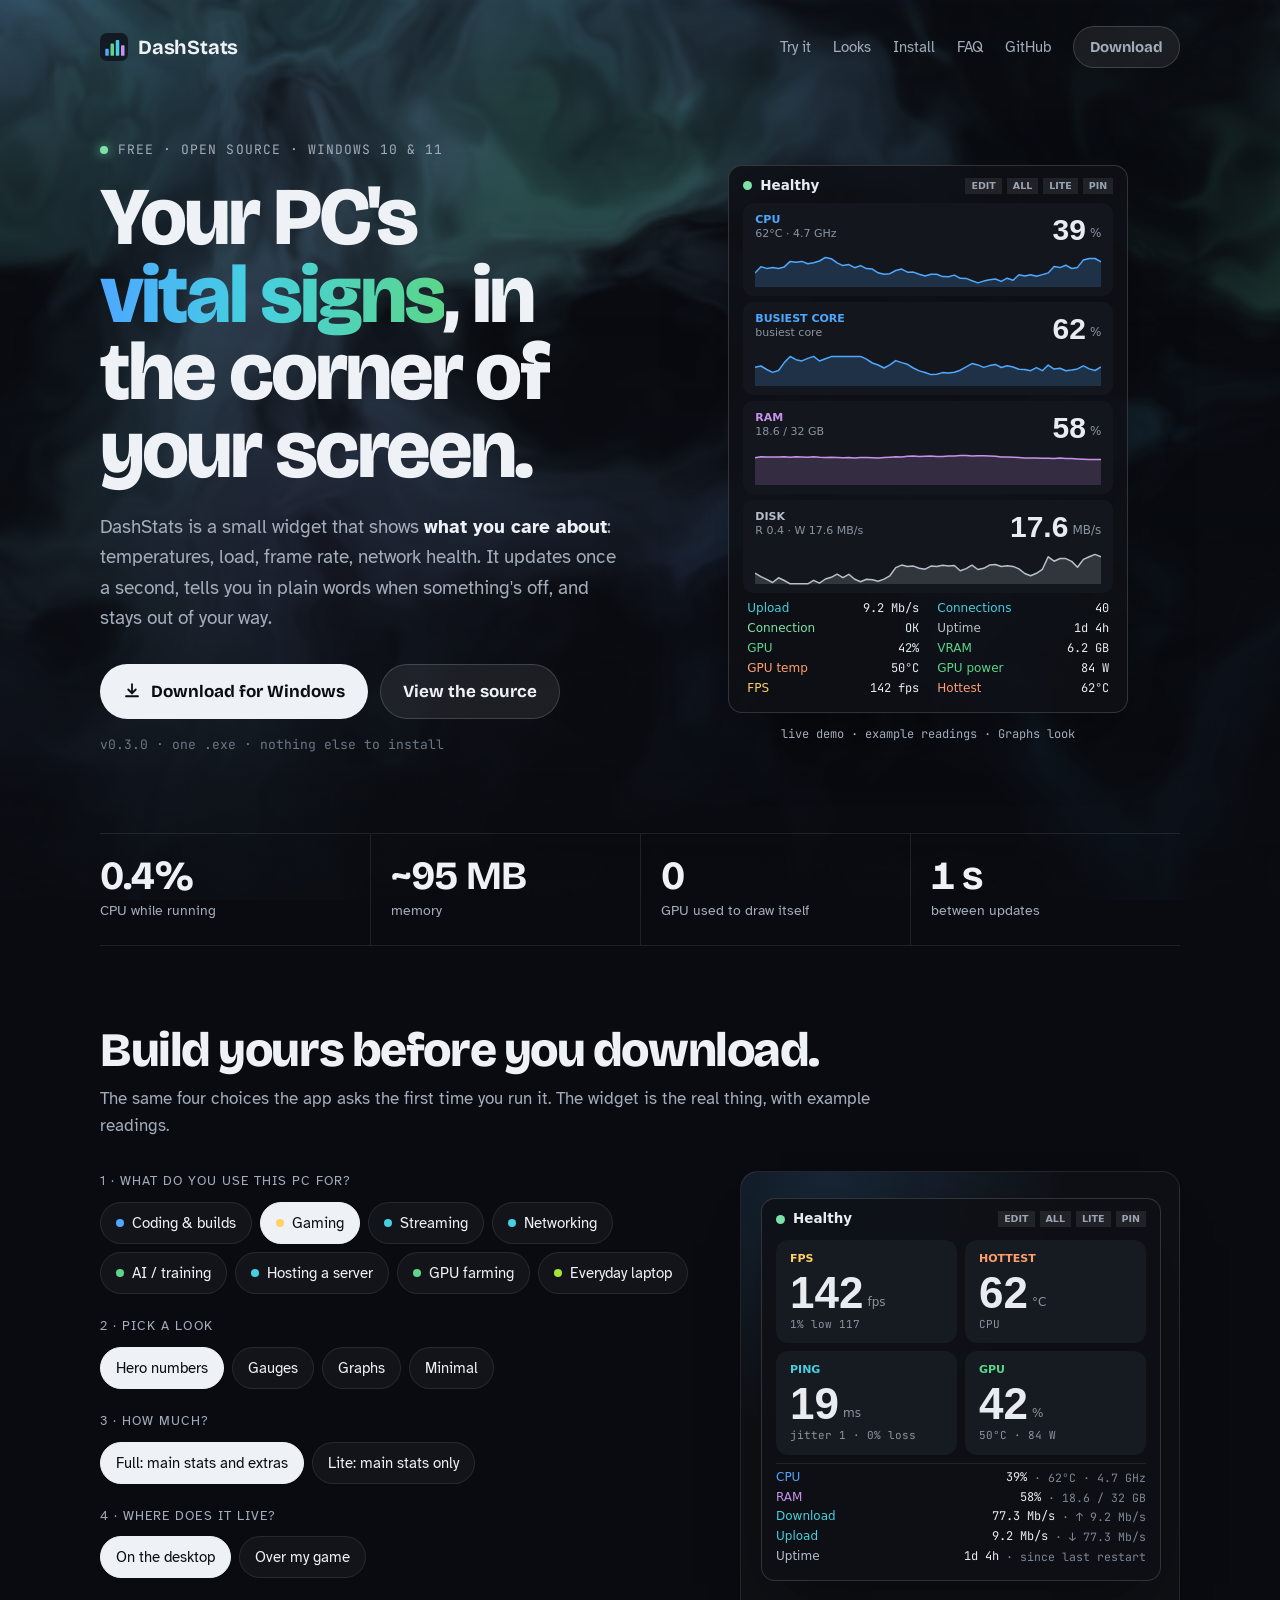
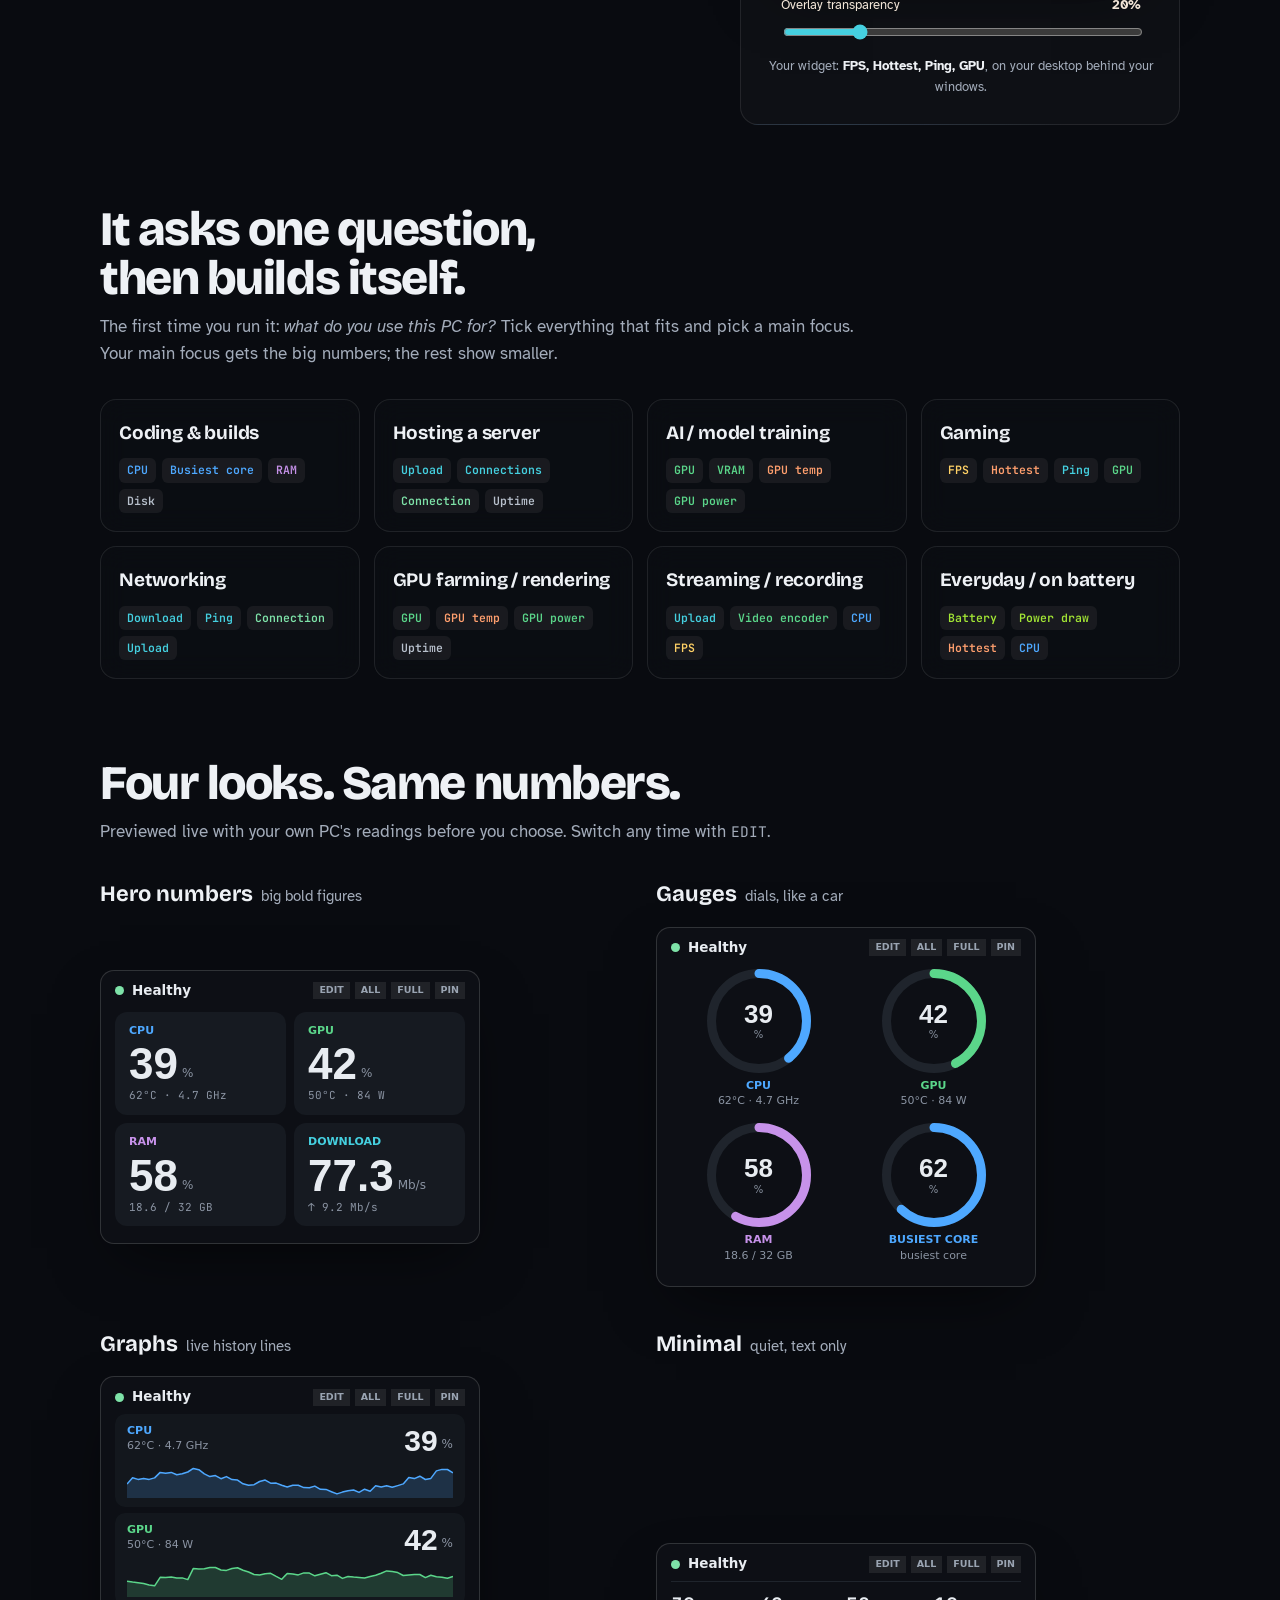
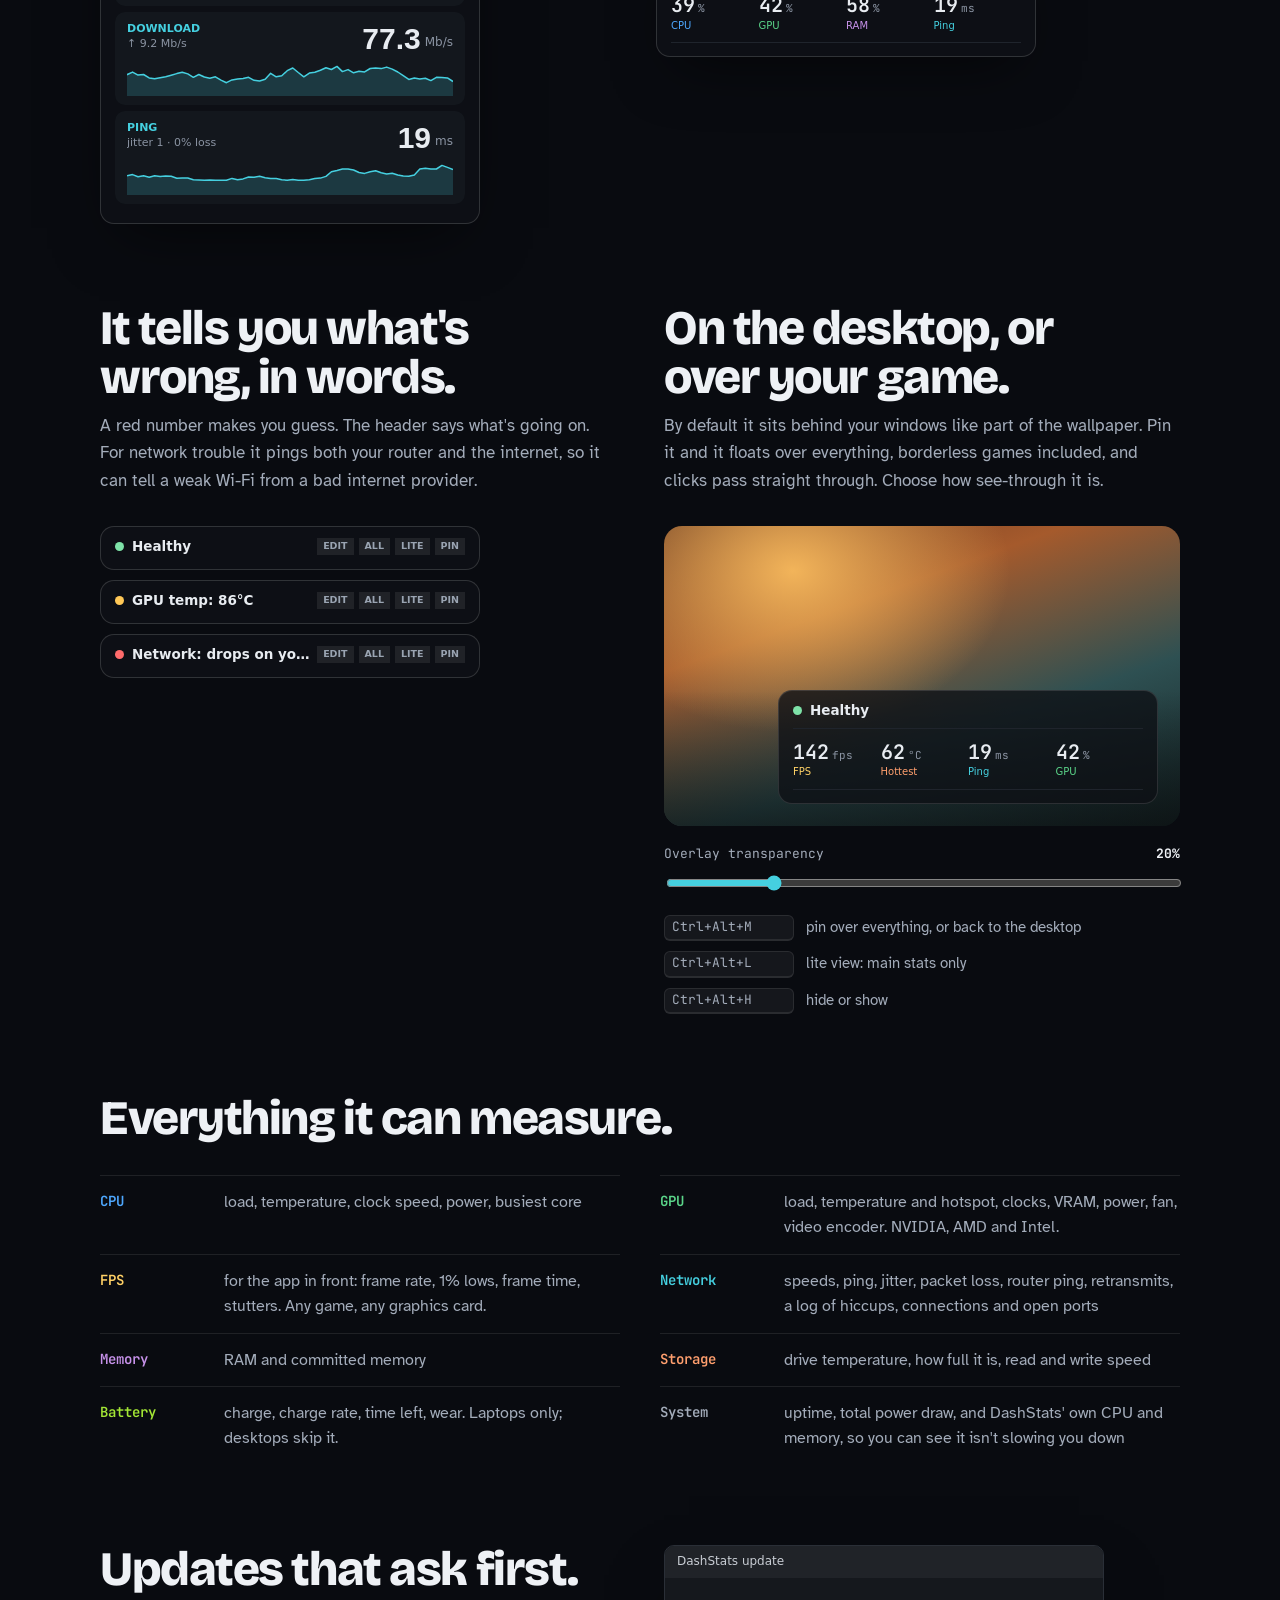
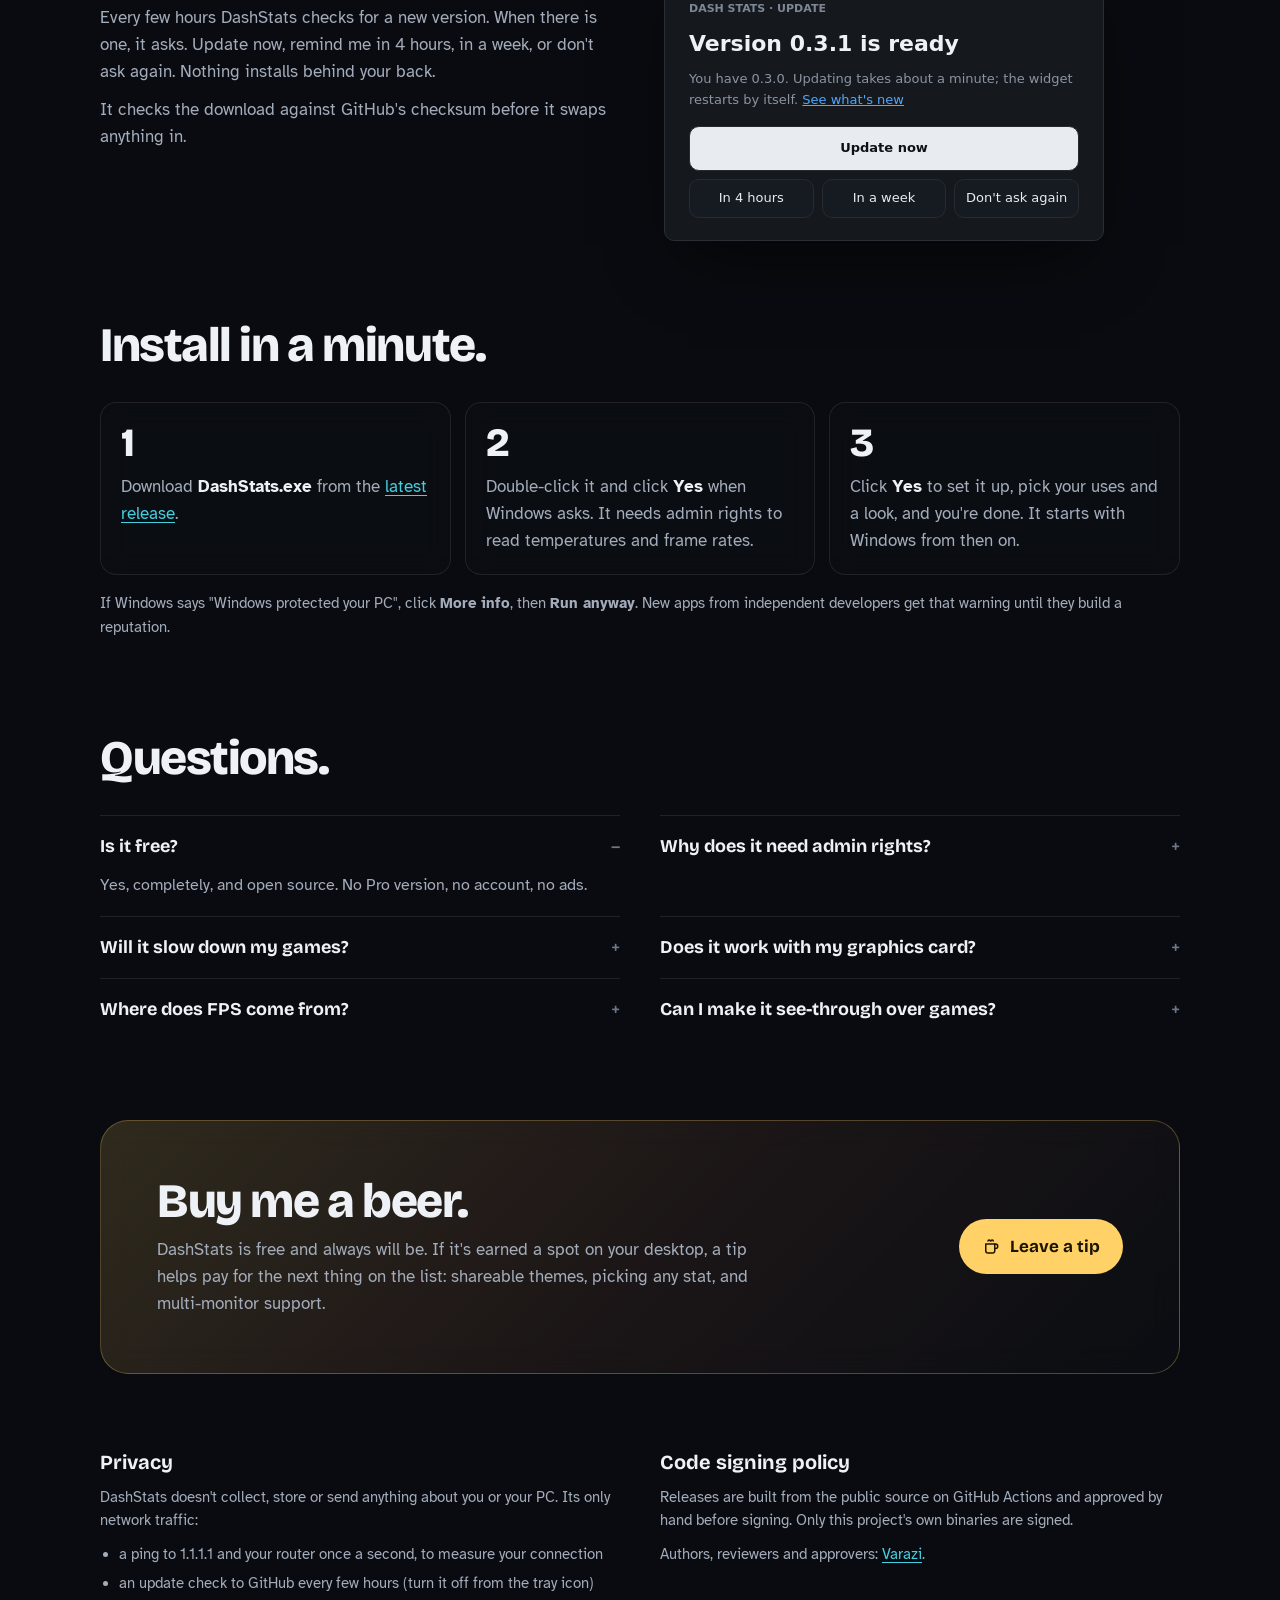
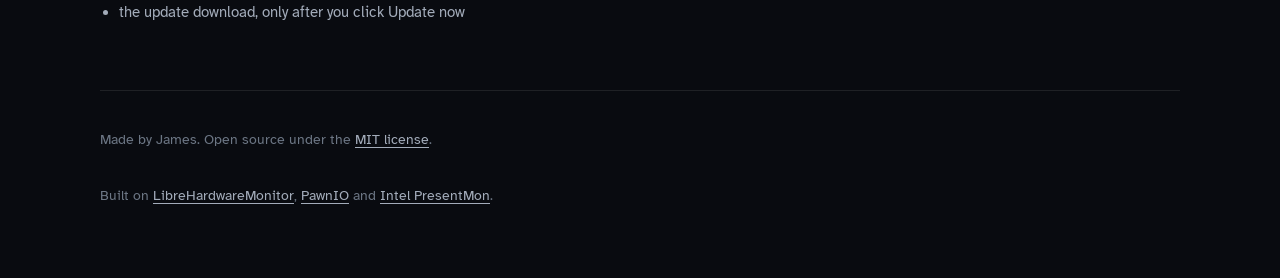
<file: design/website-aurora.html>
<!doctype html>
<html lang="en">
<head>
<meta charset="utf-8">
<meta name="viewport" content="width=device-width, initial-scale=1, viewport-fit=cover">
<link rel="icon" href="favicon.svg">
<title>DashStats Aurora</title>
<link rel="preconnect" href="https://fonts.googleapis.com">
<link rel="preconnect" href="https://fonts.gstatic.com" crossorigin>
<link rel="stylesheet" href="https://fonts.googleapis.com/css2?family=Bricolage+Grotesque:opsz,wght@12..96,500;12..96,700;12..96,800&family=Atkinson+Hyperlegible:wght@400;700&family=JetBrains+Mono:wght@500;600&display=swap">
<style>
/* Layout: the page is a desktop wallpaper. A slow aurora in the widget's own sensor colours moves behind everything; the live widget sits on it in the hero, and the copy reads on a darkening veil below. One dark world on purpose: it's the widget's world. */
:root {
  --ground: #090B10;
  --ink: #EEF1F5;
  --soft: #A3ACBA;
  --dim: #6C7684;
  --rule: rgba(255,255,255,.09);
  --glass: rgba(12,15,20,.62);
  --cpu: #4EA8FF; --gpu: #5BD68A; --net: #45D0E0; --mem: #C792EA; --fps: #FFD166; --temp: #FF9F6E;
  --display: "Bricolage Grotesque", "Segoe UI", system-ui, sans-serif;
  --body: "Atkinson Hyperlegible", "Segoe UI", system-ui, sans-serif;
  --mono: "JetBrains Mono", "Cascadia Mono", Consolas, monospace;
  color-scheme: dark;
}
* { box-sizing: border-box; }
html { scroll-behavior: smooth; }
@media (prefers-reduced-motion: reduce) { html { scroll-behavior: auto; } }
body { margin: 0; background: var(--ground); color: var(--ink); font-family: var(--body); font-size: 17px; line-height: 1.6; -webkit-font-smoothing: antialiased; }
a { color: var(--net); text-underline-offset: 3px; }
a:hover { color: var(--ink); }
:focus-visible { outline: 2px solid var(--fps); outline-offset: 3px; border-radius: 4px; }
code, kbd { font-family: var(--mono); font-size: .86em; }
kbd { padding: 1px 7px 2px; border: 1px solid var(--rule); border-bottom-width: 2px; border-radius: 6px; background: rgba(255,255,255,.05); white-space: nowrap; }

#aurora { position: fixed; inset: 0; width: 100%; height: 100%; display: block; z-index: 0; }
.veil { position: fixed; inset: 0; z-index: 0; pointer-events: none; background: linear-gradient(180deg, rgba(9,11,16,0) 0%, rgba(9,11,16,.35) 45%, rgba(9,11,16,.78) 100%); }
.page { position: relative; z-index: 1; max-width: 1160px; margin: 0 auto; padding-inline: clamp(16px, 4vw, 40px); padding-block: 20px 56px; }

/* header */
.top { display: flex; align-items: center; justify-content: space-between; gap: 16px; flex-wrap: wrap; padding-block: 6px 0; }
.brand { display: inline-flex; align-items: center; gap: 10px; color: var(--ink); text-decoration: none; font-family: var(--display); font-weight: 700; font-size: 20px; letter-spacing: -.01em; }
.brand svg { width: 28px; height: 28px; }
.top nav { display: flex; gap: 6px 22px; flex-wrap: wrap; align-items: center; font-size: 15px; }
.top nav a { color: var(--soft); text-decoration: none; }
.top nav a:hover { color: var(--ink); }

/* hero */
.hero { display: grid; grid-template-columns: minmax(0, 1.05fr) minmax(0, 1fr); gap: 48px; align-items: center; padding-block: 72px 64px; }
.kicker { font-family: var(--mono); font-size: 13px; letter-spacing: .08em; text-transform: uppercase; color: var(--soft); display: flex; align-items: center; gap: 10px; }
.kicker::before { content: ""; width: 8px; height: 8px; border-radius: 50%; background: #7EE2A8; box-shadow: 0 0 12px #7EE2A8; }
h1 { font-family: var(--display); font-weight: 800; font-size: clamp(44px, 6.4vw, 84px); line-height: .95; letter-spacing: -.035em; margin: 18px 0 22px; text-wrap: balance; }
h1 em { font-style: normal; background: linear-gradient(90deg, var(--cpu), var(--net) 45%, var(--gpu)); -webkit-background-clip: text; background-clip: text; color: transparent; }
.lede { font-size: 19px; color: var(--soft); max-width: 34em; margin: 0; }
.lede b { color: var(--ink); }
.actions { display: flex; flex-wrap: wrap; gap: 12px; margin-top: 30px; }
.btn { display: inline-flex; align-items: center; gap: 10px; font-family: var(--display); font-weight: 700; font-size: 17px; padding: 13px 22px; border-radius: 999px; text-decoration: none; border: 1px solid transparent; white-space: nowrap; }
.btn svg { width: 18px; height: 18px; flex: none; }
.btn-main { background: var(--ink); color: #0A0D12; }
.btn-main:hover { background: #fff; color: #0A0D12; }
.btn-glass { background: rgba(255,255,255,.07); color: var(--ink); border-color: rgba(255,255,255,.16); backdrop-filter: blur(10px); }
.btn-glass:hover { background: rgba(255,255,255,.13); color: var(--ink); }
.btn-tip { background: var(--fps); color: #1B1500; }
.btn-tip:hover { background: #FFE19A; color: #1B1500; }
.fine { font-family: var(--mono); font-size: 13px; color: var(--dim); margin-top: 16px; }
.stage { display: grid; justify-items: center; gap: 12px; }
.stage .tag { font-family: var(--mono); font-size: 12px; color: var(--soft); }

/* figures */
.figures { display: grid; grid-template-columns: repeat(4, minmax(0, 1fr)); border-block: 1px solid var(--rule); }
.figures div { padding: 22px 20px; border-left: 1px solid var(--rule); }
.figures div:first-child { border-left: 0; padding-left: 0; }
.figures b { display: block; font-family: var(--display); font-weight: 700; font-size: 40px; line-height: 1; letter-spacing: -.02em; font-variant-numeric: tabular-nums; }
.figures span { color: var(--soft); font-size: 14px; }

/* sections */
section { padding-block: 80px 0; }
.sec-head { display: grid; gap: 10px; max-width: 46em; margin-bottom: 32px; }
h2 { font-family: var(--display); font-weight: 800; font-size: clamp(32px, 4vw, 48px); line-height: 1.02; letter-spacing: -.03em; margin: 0; text-wrap: balance; }
.sec-head p { color: var(--soft); margin: 0; }

.uses { display: grid; grid-template-columns: repeat(4, minmax(0, 1fr)); gap: 14px; }
.use { background: var(--glass); backdrop-filter: blur(14px); border: 1px solid var(--rule); border-radius: 16px; padding: 18px; display: grid; gap: 10px; align-content: start; }
.use h3 { font-family: var(--display); font-weight: 700; font-size: 19px; margin: 0; letter-spacing: -.01em; }
.chips { display: flex; flex-wrap: wrap; gap: 6px; }
.chip { font-family: var(--mono); font-size: 11.5px; font-weight: 600; padding: 3px 8px; border-radius: 6px; background: rgba(255,255,255,.06); }

.looks { display: grid; grid-template-columns: repeat(2, minmax(0, 1fr)); gap: 40px 32px; }
.look { display: grid; gap: 14px; justify-items: start; }
.look h3 { font-family: var(--display); font-weight: 700; font-size: 22px; margin: 0; }
.look h3 span { font-family: var(--body); font-weight: 400; font-size: 15px; color: var(--soft); margin-left: 8px; }

.split { display: grid; grid-template-columns: minmax(0, 1fr) minmax(0, 1fr); gap: 48px; align-items: start; }
.statuses { display: grid; gap: 10px; justify-items: start; }
.statuses .w { box-shadow: none; }
.keys { display: grid; gap: 10px; margin-top: 22px; }
.keys div { display: grid; grid-template-columns: 130px minmax(0, 1fr); gap: 12px; color: var(--soft); font-size: 15px; }

.game { border-radius: 18px; overflow: hidden; position: relative; padding: 22px; min-height: 300px; display: grid; align-content: end; justify-items: end;
  background: radial-gradient(70% 90% at 25% 15%, #F2B45A 0%, rgba(242,180,90,0) 60%), linear-gradient(160deg, #6B3A22 0%, #A55A2C 30%, #2E5052 65%, #142123 100%); }
.game::before { content: ""; position: absolute; inset: 55% 0 0 0; background: linear-gradient(180deg, transparent, rgba(10,14,15,.65)); }
.game .wfit { position: relative; }
.slider { display: grid; gap: 8px; margin-top: 18px; }
.slider label { font-family: var(--mono); font-size: 13px; color: var(--soft); display: flex; justify-content: space-between; }
.slider label b { color: var(--ink); }
input[type=range] { width: 100%; accent-color: var(--net); }

.measure { display: grid; grid-template-columns: repeat(2, minmax(0, 1fr)); gap: 0 40px; margin: 0; }
.measure div { display: grid; grid-template-columns: 110px minmax(0, 1fr); gap: 14px; padding-block: 14px; border-top: 1px solid var(--rule); }
.measure dt { font-family: var(--mono); font-weight: 600; font-size: 14px; }
.measure dd { margin: 0; color: var(--soft); font-size: 15.5px; }

.uwin { width: 100%; max-width: 440px; background: #15181D; border: 1px solid #2A2F37; border-radius: 10px; overflow: hidden; font-family: "Segoe UI Variable Text", "Segoe UI", system-ui, sans-serif; font-size: 13px; box-shadow: 0 30px 70px -25px rgba(0,0,0,.7); }
.uwin .bar { height: 32px; background: #202328; display: flex; align-items: center; padding-left: 12px; font-size: 12px; color: #C8CDD4; }
.uwin .in { padding: 22px 24px; display: grid; gap: 8px; }
.uwin .k { font-size: 11px; font-weight: 600; color: #7D8796; }
.uwin .t { font-size: 22px; font-weight: 700; }
.uwin .p { color: #8B94A3; margin-bottom: 8px; }
.ubtn { border: 1px solid #262B33; background: #161A21; border-radius: 10px; padding: 8px 10px; text-align: center; color: #E8ECF1; }
.ubtn.go { background: #E8ECF1; color: #0E1116; font-weight: 600; padding: 11px; }
.ulater { display: grid; grid-template-columns: repeat(3, 1fr); gap: 8px; }

.steps { counter-reset: s; display: grid; grid-template-columns: repeat(3, minmax(0, 1fr)); gap: 14px; padding: 0; margin: 0; list-style: none; }
.steps li { counter-increment: s; background: var(--glass); backdrop-filter: blur(14px); border: 1px solid var(--rule); border-radius: 16px; padding: 20px; color: var(--soft); }
.steps li::before { content: counter(s); display: block; font-family: var(--display); font-weight: 800; font-size: 40px; line-height: 1; color: var(--ink); margin-bottom: 10px; }
.steps b { color: var(--ink); }
.note { margin-top: 16px; color: var(--soft); font-size: 15px; }

.faq { display: grid; grid-template-columns: repeat(2, minmax(0, 1fr)); gap: 0 40px; }
.faq details { border-top: 1px solid var(--rule); padding-block: 4px; }
.faq summary { cursor: pointer; list-style: none; padding: 12px 0; font-family: var(--display); font-weight: 700; font-size: 18px; display: flex; justify-content: space-between; gap: 12px; }
.faq summary::-webkit-details-marker { display: none; }
.faq summary::after { content: "+"; color: var(--dim); font-weight: 500; }
.faq details[open] summary::after { content: "–"; }
.faq .a { color: var(--soft); font-size: 15.5px; padding-bottom: 14px; display: grid; gap: 8px; }
.faq .a p { margin: 0; }

.tip { margin-top: 80px; border-radius: 28px; padding: clamp(28px, 5vw, 56px); background: linear-gradient(135deg, rgba(255,209,102,.16), rgba(255,159,110,.08) 50%, rgba(12,15,20,.6)); border: 1px solid rgba(255,209,102,.28); backdrop-filter: blur(16px); display: grid; grid-template-columns: minmax(0, 1.4fr) auto; gap: 28px; align-items: center; }
.tip p { color: var(--soft); margin: 10px 0 0; max-width: 36em; }

.legal { display: grid; grid-template-columns: repeat(2, minmax(0, 1fr)); gap: 40px; padding-top: 72px; }
.legal h3 { font-family: var(--display); font-weight: 700; font-size: 20px; margin: 0 0 8px; }
.legal p, .legal li { color: var(--soft); font-size: 14.5px; }
.legal p { margin: 0 0 10px; }
.legal ul { margin: 0 0 10px; padding-left: 1.1em; display: grid; gap: 6px; }
footer { margin-top: 56px; padding-top: 24px; border-top: 1px solid var(--rule); color: var(--dim); font-size: 14px; display: grid; gap: 6px; }
footer a { color: var(--soft); }

/* ---------- the real widget (sizes from MainWindow.xaml / Views.cs, 1 WPF unit = 1 px) ---------- */
.w { font-family: "Segoe UI Variable Text", "Segoe UI", system-ui, sans-serif; font-size: 11.5px; color: #E8ECF1; border-radius: 14px; padding: 11px 14px 13px; background: rgba(14,17,22,.878); border: 1px solid rgba(255,255,255,.15); line-height: 1.33; text-align: left; box-shadow: 0 24px 60px -20px rgba(0,0,0,.6); }
.w * { box-sizing: border-box; }
.w-head { display: flex; align-items: center; justify-content: space-between; margin-bottom: 8px; }
.w-status { display: flex; align-items: center; gap: 8px; min-width: 0; }
.w-dot { width: 9px; height: 9px; border-radius: 50%; flex: none; }
.w-stext { font-size: 13.5px; font-weight: 600; max-width: 230px; white-space: nowrap; overflow: hidden; text-overflow: ellipsis; }
.w-btns { display: flex; }
.w-btn { font-size: 9.5px; font-weight: 600; color: #9AA4B2; background: rgba(255,255,255,.08); padding: 2px 6px; margin-left: 5px; }
.w .tx { white-space: nowrap; overflow: hidden; text-overflow: ellipsis; }
.w .caps { font-size: 11px; font-weight: 600; text-transform: uppercase; }
.w .mono { font-family: "Cascadia Mono", Consolas, "JetBrains Mono", monospace; }
.w .num { font-family: "Bahnschrift SemiBold Condensed", "Bahnschrift Condensed", "Barlow Semi Condensed", "Bahnschrift", sans-serif; font-weight: 600; font-stretch: condensed; font-variant-numeric: tabular-nums; }
.w .divider { height: 1px; background: #1F242C; margin: 4px 0; }
.w .small-rows { display: grid; }
.w .srow { display: grid; grid-template-columns: auto minmax(0, 1fr); margin: 2px 0; font-size: 12px; gap: 6px; }
.w .srow .r { display: flex; justify-content: flex-end; min-width: 0; }
.w .hero-grid { display: grid; grid-template-columns: 1fr 1fr; margin: 0 -4px; }
.w .tile { background: rgba(22,26,33,var(--surf,1)); border-radius: 12px; padding: 12px 14px; margin: 4px; min-width: 0; }
.w .tile .val { font-size: 44px; line-height: 44px; }
.w .tile .line { display: flex; align-items: flex-end; margin: 4px 0 2px; }
.w .tile .unit { font-size: 12px; color: #8B94A3; margin: 0 0 4px 4px; }
.w .tile .sub { font-size: 11px; color: #8B94A3; }
.w .g-grid { display: grid; grid-template-columns: 1fr 1fr; }
.w .g-cell { margin: 4px 4px 10px; display: grid; justify-items: center; }
.w .dial { position: relative; width: 104px; height: 104px; }
.w .dial svg { position: absolute; inset: 0; }
.w .dial .c { position: absolute; inset: 0; display: grid; place-content: center; justify-items: center; }
.w .dial .val { font-size: 26px; line-height: 1.1; }
.w .dial .unit { font-size: 10px; color: #8B94A3; }
.w .g-cell .caps { margin: 6px 0 1px; }
.w .g-cell .sub { font-size: 11px; color: #8B94A3; }
.w .gpanel { background: rgba(19,23,29,var(--surf,1)); border-radius: 10px; padding: 10px 12px 8px; margin-bottom: 6px; }
.w .gpanel .head { display: grid; grid-template-columns: minmax(0, 1fr) auto; }
.w .gpanel .sub { font-size: 11px; color: #8B94A3; }
.w .gpanel .right { display: flex; align-items: flex-end; }
.w .gpanel .val { font-size: 30px; line-height: 1.1; }
.w .gpanel .unit { font-size: 12px; color: #8B94A3; margin: 0 0 4px 4px; }
.w .gpanel svg { display: block; margin-top: 6px; width: 100%; }
.w .strip { border-top: 1px solid #1F242C; border-bottom: 1px solid #1F242C; padding: 10px 0; display: grid; }
.w .strip .line { display: flex; align-items: flex-end; }
.w .strip .val { font-size: 20px; font-weight: 600; }
.w .strip .unit { font-size: 11px; color: #8B94A3; margin: 0 0 3px 3px; }
/* fits a phone: the widget is drawn at real size and shrinks only when it has to */
.wfit { max-width: 100%; }
@media (max-width: 440px) { .wfit .w { zoom: .84; } }

/* ---------- "Build yours" configurator (inherits the page's fonts and --ink/--soft/--rule) ---------- */
.cfg { display: grid; grid-template-columns: minmax(0, 1fr) minmax(0, 440px); gap: 36px; align-items: start; }
.cfg-controls { display: grid; gap: 22px; min-width: 0; }
.cfg-group { display: grid; gap: 10px; border: 0; margin: 0; padding: 0; min-width: 0; }
.cfg-group legend { font-size: 13px; letter-spacing: .08em; text-transform: uppercase; color: var(--soft); padding: 0; margin-bottom: 10px; }
.cfg-opts { display: flex; flex-wrap: wrap; gap: 8px; }
.cfg-opt { font: inherit; font-size: 15px; color: var(--ink); background: rgba(255,255,255,.04); border: 1px solid var(--rule); border-radius: 999px; padding: 8px 15px; cursor: pointer; display: inline-flex; gap: 8px; align-items: center; }
.cfg-opt:hover { border-color: var(--soft); }
.cfg-opt[aria-pressed="true"] { background: var(--ink); color: #0A0D12; border-color: var(--ink); }
.cfg-opt .sw { width: 8px; height: 8px; border-radius: 50%; flex: none; }
.cfg-stage { border-radius: 18px; padding: 26px 20px; display: grid; justify-items: center; align-content: center; gap: 14px; min-height: 360px; border: 1px solid var(--rule);
  background: radial-gradient(90% 80% at 20% 0%, rgba(78,168,255,.14), transparent 60%), rgba(255,255,255,.025); }
.cfg-stage.game { background: radial-gradient(60% 70% at 25% 15%, #F2B45A 0%, rgba(242,180,90,0) 60%), linear-gradient(160deg, #6B3A22 0%, #A55A2C 30%, #2E5052 65%, #142123 100%); }
.cfg-cap { font-size: 13px; color: var(--soft); text-align: center; max-width: 34em; }
.cfg-stage.game .cfg-cap { color: #F3E6D8; }
.cfg-cap b { color: var(--ink); }
.cfg-see { display: grid; gap: 6px; width: 100%; max-width: 360px; }
.cfg-see label { font-size: 13px; color: #F3E6D8; display: flex; justify-content: space-between; }
.cfg-see input { width: 100%; accent-color: #45D0E0; }
@media (max-width: 980px) { .cfg { grid-template-columns: minmax(0, 1fr); } }


@media (max-width: 980px) {
  .hero, .split { grid-template-columns: minmax(0, 1fr); }
  .uses { grid-template-columns: repeat(2, minmax(0, 1fr)); }
  .looks, .faq, .legal, .measure { grid-template-columns: minmax(0, 1fr); }
  .tip { grid-template-columns: minmax(0, 1fr); }
}
@media (max-width: 640px) {
  .figures { grid-template-columns: repeat(2, minmax(0, 1fr)); }
  .figures div:nth-child(3) { border-left: 0; padding-left: 0; }
  .steps, .uses { grid-template-columns: minmax(0, 1fr); }
  .keys div, .measure div { grid-template-columns: minmax(0, 1fr); gap: 2px; }
  .hero { padding-block: 40px; }
}
</style>
</head>
<body>
<script>
  // OWNER: the three links every button on the page reads. Leave one empty and its buttons point nowhere.
  window.DASHSTATS_LINKS = {
    download: "https://github.com/Varazi/dash-stats/releases/latest",
    github:   "https://github.com/Varazi/dash-stats",
    donate:   ""   // OWNER: your Stripe Payment Link, https://buy.stripe.com/...
  };
</script>

<canvas id="aurora" aria-hidden="true"></canvas>
<div class="veil" aria-hidden="true"></div>

<div class="page">
  <header class="top">
    <a class="brand" href="#top">
      <svg viewBox="0 0 32 32" aria-hidden="true"><rect width="32" height="32" rx="8" fill="#141A24"/><rect x="6" y="18" width="4" height="8" rx="1" fill="#4EA8FF"/><rect x="12" y="12" width="4" height="14" rx="1" fill="#5BD68A"/><rect x="18" y="8" width="4" height="18" rx="1" fill="#45D0E0"/><rect x="24" y="14" width="4" height="12" rx="1" fill="#C792EA"/></svg>
      DashStats
    </a>
    <nav aria-label="Site">
      <a href="#try">Try it</a>
      <a href="#looks">Looks</a>
      <a href="#install">Install</a>
      <a href="#faq">FAQ</a>
      <a href="#" data-link="github">GitHub</a>
      <a class="btn btn-glass" style="padding:8px 16px;font-size:15px" href="#" data-link="download">Download</a>
    </nav>
  </header>

  <main id="top">
    <div class="hero">
      <div>
        <div class="kicker">Free · open source · Windows 10 &amp; 11</div>
        <h1>Your PC's <em>vital signs</em>, in the corner of your screen.</h1>
        <p class="lede">DashStats is a small widget that shows <b>what you care about</b>: temperatures, load, frame rate, network health. It updates once a second, tells you in plain words when something's off, and stays out of your way.</p>
        <div class="actions">
          <a class="btn btn-main" href="#" data-link="download">
            <svg viewBox="0 0 24 24" fill="none" stroke="currentColor" stroke-width="2.4" stroke-linecap="round" stroke-linejoin="round" aria-hidden="true"><path d="M12 3v12"/><path d="m7 10 5 5 5-5"/><path d="M4 19h16"/></svg>
            Download for Windows
          </a>
          <a class="btn btn-glass" href="#" data-link="github">View the source</a>
        </div>
        <p class="fine">v0.3.0 · one .exe · nothing else to install</p>
      </div>
      <div class="stage">
        <div class="wfit" id="hero-widget"></div>
        <div class="tag">live demo · example readings · Graphs look</div>
      </div>
    </div>

    <div class="figures">
      <div><b>0.4%</b><span>CPU while running</span></div>
      <div><b>~95 MB</b><span>memory</span></div>
      <div><b>0</b><span>GPU used to draw itself</span></div>
      <div><b>1 s</b><span>between updates</span></div>
    </div>

    <section id="try">
      <div class="sec-head">
        <h2>Build yours before you download.</h2>
        <p>The same four choices the app asks the first time you run it. The widget is the real thing, with example readings.</p>
      </div>
      <div id="configurator"></div>
    </section>

    <section id="uses">
      <div class="sec-head">
        <h2>It asks one question, then builds itself.</h2>
        <p>The first time you run it: <i>what do you use this PC for?</i> Tick everything that fits and pick a main focus. Your main focus gets the big numbers; the rest show smaller.</p>
      </div>
      <div class="uses" id="uses-grid"></div>
    </section>

    <section id="looks">
      <div class="sec-head">
        <h2>Four looks. Same numbers.</h2>
        <p>Previewed live with your own PC's readings before you choose. Switch any time with <code>EDIT</code>.</p>
      </div>
      <div class="looks" id="looks-grid"></div>
    </section>

    <section id="words">
      <div class="split">
        <div>
          <div class="sec-head">
            <h2>It tells you what's wrong, in words.</h2>
            <p>A red number makes you guess. The header says what's going on. For network trouble it pings both your router and the internet, so it can tell a weak Wi-Fi from a bad internet provider.</p>
          </div>
          <div class="statuses" id="statuses"></div>
        </div>
        <div>
          <div class="sec-head">
            <h2>On the desktop, or over your game.</h2>
            <p>By default it sits behind your windows like part of the wallpaper. Pin it and it floats over everything, borderless games included, and clicks pass straight through. Choose how see-through it is.</p>
          </div>
          <div class="game"><div class="wfit" id="overlay-widget"></div></div>
          <div class="slider">
            <label for="see">Overlay transparency <b id="see-out">20%</b></label>
            <input id="see" type="range" min="0" max="100" step="20" value="20">
          </div>
          <div class="keys">
            <div><kbd>Ctrl+Alt+M</kbd><span>pin over everything, or back to the desktop</span></div>
            <div><kbd>Ctrl+Alt+L</kbd><span>lite view: main stats only</span></div>
            <div><kbd>Ctrl+Alt+H</kbd><span>hide or show</span></div>
          </div>
        </div>
      </div>
    </section>

    <section id="measure">
      <div class="sec-head"><h2>Everything it can measure.</h2></div>
      <dl class="measure">
        <div><dt style="color:var(--cpu)">CPU</dt><dd>load, temperature, clock speed, power, busiest core</dd></div>
        <div><dt style="color:var(--gpu)">GPU</dt><dd>load, temperature and hotspot, clocks, VRAM, power, fan, video encoder. NVIDIA, AMD and Intel.</dd></div>
        <div><dt style="color:var(--fps)">FPS</dt><dd>for the app in front: frame rate, 1% lows, frame time, stutters. Any game, any graphics card.</dd></div>
        <div><dt style="color:var(--net)">Network</dt><dd>speeds, ping, jitter, packet loss, router ping, retransmits, a log of hiccups, connections and open ports</dd></div>
        <div><dt style="color:var(--mem)">Memory</dt><dd>RAM and committed memory</dd></div>
        <div><dt style="color:var(--temp)">Storage</dt><dd>drive temperature, how full it is, read and write speed</dd></div>
        <div><dt style="color:#A3E635">Battery</dt><dd>charge, charge rate, time left, wear. Laptops only; desktops skip it.</dd></div>
        <div><dt style="color:var(--soft)">System</dt><dd>uptime, total power draw, and DashStats' own CPU and memory, so you can see it isn't slowing you down</dd></div>
      </dl>
    </section>

    <section id="updates">
      <div class="split">
        <div class="sec-head">
          <h2>Updates that ask first.</h2>
          <p>Every few hours DashStats checks for a new version. When there is one, it asks. Update now, remind me in 4 hours, in a week, or don't ask again. Nothing installs behind your back.</p>
          <p>It checks the download against GitHub's checksum before it swaps anything in.</p>
        </div>
        <div class="uwin" aria-label="The update window">
          <div class="bar">DashStats update</div>
          <div class="in">
            <div class="k">DASH STATS · UPDATE</div>
            <div class="t">Version 0.3.1 is ready</div>
            <div class="p">You have 0.3.0. Updating takes about a minute; the widget restarts by itself. <span style="color:#4EA8FF;text-decoration:underline">See what's new</span></div>
            <div class="ubtn go">Update now</div>
            <div class="ulater"><div class="ubtn">In 4 hours</div><div class="ubtn">In a week</div><div class="ubtn">Don't ask again</div></div>
          </div>
        </div>
      </div>
    </section>

    <section id="install">
      <div class="sec-head"><h2>Install in a minute.</h2></div>
      <ol class="steps">
        <li>Download <b>DashStats.exe</b> from the <a href="#" data-link="download">latest release</a>.</li>
        <li>Double-click it and click <b>Yes</b> when Windows asks. It needs admin rights to read temperatures and frame rates.</li>
        <li>Click <b>Yes</b> to set it up, pick your uses and a look, and you're done. It starts with Windows from then on.</li>
      </ol>
      <p class="note">If Windows says "Windows protected your PC", click <b>More info</b>, then <b>Run anyway</b>. New apps from independent developers get that warning until they build a reputation.</p>
    </section>

    <section id="faq">
      <div class="sec-head"><h2>Questions.</h2></div>
      <div class="faq">
        <details open><summary>Is it free?</summary><div class="a"><p>Yes, completely, and open source. No Pro version, no account, no ads.</p></div></details>
        <details><summary>Why does it need admin rights?</summary><div class="a"><p>Windows only lets programs running as administrator read CPU temperatures and game frame rates. DashStats installs to Program Files, where other programs can't tamper with it.</p></div></details>
        <details><summary>Will it slow down my games?</summary><div class="a"><p>No. It uses about half a percent of your CPU and draws itself without the graphics card. It even shows its own usage.</p></div></details>
        <details><summary>Does it work with my graphics card?</summary><div class="a"><p>NVIDIA, AMD and Intel, including laptops with two GPUs.</p></div></details>
        <details><summary>Where does FPS come from?</summary><div class="a"><p>Intel's open-source PresentMon, which reads frame timing straight from Windows. Works with any game.</p></div></details>
        <details><summary>Can I make it see-through over games?</summary><div class="a"><p>Yes. Pin it with <kbd>Ctrl+Alt+M</kbd>, then pick a transparency from the tray icon, from solid to numbers only.</p></div></details>
      </div>
    </section>

    <div class="tip" id="tip">
      <div>
        <h2>Buy me a beer.</h2>
        <p>DashStats is free and always will be. If it's earned a spot on your desktop, a tip helps pay for the next thing on the list: shareable themes, picking any stat, and multi-monitor support.</p>
      </div>
      <a class="btn btn-tip" href="#" data-link="donate">
        <svg viewBox="0 0 24 24" fill="none" stroke="currentColor" stroke-width="2" stroke-linecap="round" stroke-linejoin="round" aria-hidden="true"><path d="M17 8h1a3 3 0 0 1 0 6h-1"/><path d="M5 8h12v9a3 3 0 0 1-3 3H8a3 3 0 0 1-3-3z"/><path d="M8 4c0-1 .7-1.5 1.5-1.5S11 3 11 4"/><path d="M12 4c0-1 .7-1.5 1.5-1.5S15 3 15 4"/></svg>
        Leave a tip
      </a>
    </div>

    <div class="legal">
      <div id="privacy">
        <h3>Privacy</h3>
        <p>DashStats doesn't collect, store or send anything about you or your PC. Its only network traffic:</p>
        <ul>
          <li>a ping to 1.1.1.1 and your router once a second, to measure your connection</li>
          <li>an update check to GitHub every few hours (turn it off from the tray icon)</li>
          <li>the update download, only after you click Update now</li>
        </ul>
      </div>
      <div id="signing">
        <h3>Code signing policy</h3>
        <!-- OWNER: after SignPath Foundation approves the project, add: "Free code signing provided by SignPath.io, certificate by SignPath Foundation." -->
        <p>Releases are built from the public source on GitHub Actions and approved by hand before signing. Only this project's own binaries are signed.</p>
        <p>Authors, reviewers and approvers: <a href="https://github.com/Varazi" rel="noopener">Varazi</a>.</p>
      </div>
    </div>
  </main>

  <footer>
    <p>Made by James. Open source under the <a href="https://github.com/Varazi/dash-stats/blob/main/LICENSE" rel="noopener">MIT license</a>.</p>
    <p>Built on <a href="https://github.com/LibreHardwareMonitor/LibreHardwareMonitor" rel="noopener">LibreHardwareMonitor</a>, <a href="https://pawnio.eu/" rel="noopener">PawnIO</a> and <a href="https://github.com/GameTechDev/PresentMon" rel="noopener">Intel PresentMon</a>.</p>
  </footer>
</div>

<script>// ---------- DashStats widget, drawn the way Views.cs draws it, with simulated live readings ----------
(function () {
  const INFO = {
    fps: ['FPS', '#FFD166'], hottest: ['Hottest', '#FF9F6E'], cpu: ['CPU', '#4EA8FF'], core: ['Busiest core', '#4EA8FF'],
    gpu: ['GPU', '#5BD68A'], vram: ['VRAM', '#5BD68A'], gpupow: ['GPU power', '#5BD68A'], gputemp: ['GPU temp', '#FF9F6E'],
    encoder: ['Video encoder', '#5BD68A'], ram: ['RAM', '#C792EA'], disk: ['Disk', '#B8C0CC'], down: ['Download', '#45D0E0'],
    up: ['Upload', '#45D0E0'], ping: ['Ping', '#45D0E0'], net: ['Connection', '#7EE2A8'], conns: ['Connections', '#45D0E0'],
    uptime: ['Uptime', '#B8C0CC'], battery: ['Battery', '#A3E635'], power: ['Power draw', '#A3E635'],
  };
  const LEVEL = { Dim: '#7D8796', Normal: '#E8ECF1', Good: '#7EE2A8', Warn: '#FFC857', Bad: '#FF6B6B' };
  const BARS = ['cpu', 'core', 'gpu', 'vram', 'ram', 'encoder', 'battery'];

  // Example readings that wander a little each second.
  const S = {
    cpu: [18, 6, 46, 5], core: [52, 20, 96, 12], gpu: [37, 20, 70, 6], ram: [62, 58, 70, 1], disk: [2.4, 0.1, 40, 3],
    cputemp: [59, 52, 72, 1.5], gputemp: [48, 44, 62, 1], gpupow: [96, 40, 220, 14], down: [84, 2, 240, 22],
    up: [12.6, 1, 40, 4], ping: [14, 11, 22, 1.6], fps: [144, 118, 165, 6],
  };
  const val = {}; for (const k in S) val[k] = S[k][0];
  const hist = {};
  const fmt1 = n => n >= 100 ? n.toFixed(0) : n.toFixed(1);
  function metrics() {
    const v = val, r = Math.round;
    return {
      cpu: { v: r(v.cpu) + '', u: '%', s: `${r(v.cputemp)}°C · 4.7 GHz`, pct: v.cpu, raw: v.cpu },
      core: { v: r(v.core) + '', u: '%', s: 'busiest core', pct: v.core, raw: v.core },
      gpu: { v: r(v.gpu) + '', u: '%', s: `${r(v.gputemp)}°C · ${r(v.gpupow)} W`, pct: v.gpu, raw: v.gpu },
      gputemp: { v: r(v.gputemp) + '', u: '°C', s: `hotspot ${r(v.gputemp + 11)}°C`, pct: v.gputemp, raw: v.gputemp },
      gpupow: { v: r(v.gpupow) + '', u: 'W', s: 'fan 1180 rpm', pct: v.gpupow / 3.5, raw: v.gpupow },
      vram: { v: '6.2', u: 'GB', s: 'of 24 GB', pct: 26, raw: 6.2 },
      encoder: { v: '0', u: '%', s: 'GPU video engine', pct: 0, raw: 0 },
      ram: { v: r(v.ram) + '', u: '%', s: `${(v.ram * .32).toFixed(1)} / 32 GB`, pct: v.ram, raw: v.ram },
      disk: { v: fmt1(v.disk), u: 'MB/s', s: 'R 0.4 · W ' + fmt1(v.disk) + ' MB/s', pct: v.disk, raw: v.disk },
      hottest: { v: r(v.cputemp) + '', u: '°C', s: 'CPU', pct: v.cputemp, raw: v.cputemp },
      power: { v: r(v.gpupow + 70) + '', u: 'W', s: `CPU 70 · GPU ${r(v.gpupow)}`, pct: 40, raw: v.gpupow + 70 },
      down: { v: fmt1(v.down), u: 'Mb/s', s: `↑ ${fmt1(v.up)} Mb/s`, pct: 0, raw: v.down },
      up: { v: fmt1(v.up), u: 'Mb/s', s: `↓ ${fmt1(v.down)} Mb/s`, pct: 0, raw: v.up },
      ping: { v: r(v.ping) + '', u: 'ms', s: 'jitter 1 · 0% loss', pct: v.ping, raw: v.ping },
      fps: { v: r(v.fps) + '', u: 'fps', s: '1% low ' + r(v.fps * .82), pct: 100, raw: v.fps },
      net: { v: 'OK', u: '', s: 'no hiccups in 1h', pct: 100, raw: null, l: 'Good' },
      conns: { v: '40', u: '', s: '12 listening ports', pct: null, raw: 40 },
      uptime: { v: '1d 4h', u: '', s: 'since last restart', pct: 100, raw: null },
      battery: { v: '78', u: '%', s: 'on battery · 3h 10m left', pct: 78, raw: 78 },
    };
  }
  let M = metrics();
  function step() {
    for (const k in S) {
      const [base, lo, hi, st] = S[k];
      let n = val[k] + (Math.random() * 2 - 1) * st + (base - val[k]) * 0.08;
      if (Math.random() > .94) n += st * 3 * Math.random();
      val[k] = Math.min(hi, Math.max(lo, n));
    }
    M = metrics();
    for (const id in M) {
      const x = M[id]; const h = hist[id] || (hist[id] = []);
      h.push(x.raw ?? x.pct ?? 0); if (h.length > 60) h.shift();
    }
  }
  for (let i = 0; i < 60; i++) step();

  const get = id => M[id] || { v: '—', u: '', s: 'waiting for data…', pct: null, raw: null, l: 'Dim' };
  const shown = l => (!l || l === 'Good') ? 'Normal' : l;
  const label = id => INFO[id][0], accent = id => INFO[id][1];
  const withUnit = (v, u) => !u || v === '—' ? v : (u[0] === '%' || u[0] === '°') ? v + u : v + ' ' + u;
  function el(tag, cls, text, style) {
    const e = document.createElement(tag);
    if (cls) e.className = cls;
    if (text != null) e.textContent = text;
    if (style) Object.assign(e.style, style);
    return e;
  }
  const add = (p, ...k) => { k.forEach(c => c && p.appendChild(c)); return p; };
  const NS = 'http://www.w3.org/2000/svg';

  function spark(id, w, h, fixedMax) {
    const vals = hist[id] || [];
    const max = fixedMax || Math.max(...vals, 1e-9) * 1.15;
    const hh = h - 2, stepX = w / 59, off = 60 - vals.length;
    const pts = vals.map((v, k) => [((k + off) * stepX).toFixed(1), (1 + hh - Math.min(1, v / max) * hh).toFixed(1)].join(','));
    const svg = document.createElementNS(NS, 'svg');
    svg.setAttribute('viewBox', `0 0 ${w} ${h}`); svg.setAttribute('height', h); svg.setAttribute('preserveAspectRatio', 'none');
    const area = document.createElementNS(NS, 'polygon');
    area.setAttribute('points', `${(off * stepX).toFixed(1)},${hh + 1} ${pts.join(' ')} ${w},${hh + 1}`);
    area.setAttribute('fill', accent(id)); area.setAttribute('fill-opacity', '.18');
    const line = document.createElementNS(NS, 'polyline');
    line.setAttribute('points', pts.join(' ')); line.setAttribute('fill', 'none'); line.setAttribute('stroke', accent(id));
    line.setAttribute('stroke-width', '1.5'); line.setAttribute('stroke-linejoin', 'round'); line.setAttribute('vector-effect', 'non-scaling-stroke');
    svg.append(area, line);
    return svg;
  }

  function frame(width, body, o = {}) {
    const { status = 'Healthy', level = 'Good', overlay = false, see = 20, view = 'LITE' } = o;
    const w = el('div', 'w', null, { width: width + 'px', maxWidth: '100%' });
    if (overlay) {
      const a = 1 - see / 100;
      w.style.background = `rgba(14,17,22,${a})`;
      w.style.borderColor = `rgba(255,255,255,${(0.15 * a).toFixed(3)})`;
      w.style.boxShadow = 'none';
      w.style.setProperty('--surf', a);
    }
    const head = el('div', 'w-head');
    head.appendChild(add(el('div', 'w-status'), el('div', 'w-dot', null, { background: LEVEL[level] }), el('div', 'w-stext', status)));
    if (!overlay) { const b = el('div', 'w-btns'); for (const t of ['EDIT', 'ALL', view, 'PIN']) b.appendChild(el('div', 'w-btn', t)); head.appendChild(b); }
    if (body) return add(w, head, body);
    head.style.marginBottom = '0';
    return add(w, head);
  }

  function smallRows(ids, withSub = true, columns = 1) {
    const g = el('div', 'small-rows', null, { gridTemplateColumns: `repeat(${columns}, minmax(0, 1fr))` });
    ids.forEach((id, i) => {
      const x = get(id), gap = columns > 1 ? 9 : 0;
      const r = el('div', 'srow', null, { marginLeft: (i % columns === 0 ? 0 : gap) + 'px', marginRight: (i % columns === columns - 1 ? 0 : gap) + 'px' });
      r.appendChild(el('div', 'tx', label(id), { color: accent(id) }));
      const rt = el('div', 'r');
      rt.appendChild(el('div', 'mono tx', withUnit(x.v, x.u), { color: LEVEL[shown(x.l)] }));
      if (withSub && x.s) rt.appendChild(el('div', 'mono tx', ' · ' + x.s, { color: '#7D8796', fontSize: '11.5px', whiteSpace: 'pre' }));
      r.appendChild(rt);
      g.appendChild(r);
    });
    return g;
  }

  const looks = {
    hero(big, small) {
      const root = el('div'), grid = el('div', 'hero-grid');
      for (const id of big) {
        const x = get(id), t = el('div', 'tile');
        t.appendChild(el('div', 'caps tx', label(id), { color: accent(id) }));
        t.appendChild(add(el('div', 'line'), el('div', 'val num', x.v, { color: LEVEL[shown(x.l)] }), el('div', 'unit', x.u)));
        t.appendChild(el('div', 'sub mono tx', x.s));
        grid.appendChild(t);
      }
      root.appendChild(grid);
      if (small.length) add(root, el('div', 'divider'), smallRows(small, true));
      return root;
    },
    gauges(big, small) {
      const root = el('div'), grid = el('div', 'g-grid');
      for (const id of big) {
        const x = get(id), size = 104, th = 9, rr = (size - th) / 2, C = 2 * Math.PI * rr;
        const svg = document.createElementNS(NS, 'svg'); svg.setAttribute('width', size); svg.setAttribute('height', size);
        const ring = (stroke, dash) => {
          const c = document.createElementNS(NS, 'circle');
          for (const [k, v] of [['cx', size / 2], ['cy', size / 2], ['r', rr], ['fill', 'none'], ['stroke', stroke], ['stroke-width', th]]) c.setAttribute(k, v);
          if (dash != null) { c.setAttribute('stroke-dasharray', `${dash} ${C}`); c.setAttribute('stroke-linecap', 'round'); c.setAttribute('transform', `rotate(-90 ${size / 2} ${size / 2})`); }
          return c;
        };
        svg.appendChild(ring('#1F242C'));
        const p = Math.min(Math.max(x.pct || 0, 0), 99.9);
        if (p > .5) svg.appendChild(ring(accent(id), C * p / 100));
        const dial = add(el('div', 'dial'), svg, add(el('div', 'c'), el('div', 'val num', x.v), el('div', 'unit', x.u)));
        grid.appendChild(add(el('div', 'g-cell'), dial, el('div', 'caps', label(id), { color: accent(id) }), el('div', 'sub tx', x.s)));
      }
      root.appendChild(grid);
      if (small.length) { root.appendChild(el('div', 'divider')); root.appendChild(smallRows(small.filter(id => !BARS.includes(id)), true)); }
      return root;
    },
    graphs(big, small) {
      const root = el('div');
      for (const id of big) {
        const x = get(id), p = el('div', 'gpanel'), head = el('div', 'head');
        head.appendChild(add(el('div', null, null, { minWidth: 0 }), el('div', 'caps tx', label(id), { color: accent(id) }), el('div', 'sub tx', x.s)));
        head.appendChild(add(el('div', 'right'), el('div', 'val num', x.v, { color: LEVEL[shown(x.l)] }), el('div', 'unit', x.u)));
        add(p, head, spark(id, 340, 36, x.raw == null && x.pct != null ? 100 : 0));
        root.appendChild(p);
      }
      if (small.length) { const s = smallRows(small, false, 2); s.style.margin = '2px 4px 0'; root.appendChild(s); }
      return root;
    },
    minimal(big) {
      const root = el('div');
      const strip = el('div', 'strip', null, { gridTemplateColumns: `repeat(${Math.max(1, big.length)}, minmax(0, 1fr))` });
      for (const id of big) {
        const x = get(id);
        strip.appendChild(add(el('div', null, null, { marginRight: '8px', minWidth: 0 }),
          add(el('div', 'line'), el('div', 'val mono', x.v, { color: LEVEL[shown(x.l)] }), el('div', 'unit mono', x.u)),
          el('div', 'tx', label(id), { fontSize: '10px', color: accent(id) })));
      }
      root.appendChild(strip);
      return root;
    },
  };

  // Mounted widgets are rebuilt every second, like the real one ticking.
  const mounts = [];
  function mount(host, build) { const m = { host, build }; mounts.push(m); render(m); return m; }
  function render(m) { m.host.replaceChildren(m.build()); }
  const still = window.matchMedia && matchMedia('(prefers-reduced-motion: reduce)').matches;
  if (!still) setInterval(() => { step(); mounts.forEach(render); }, 1000);

  // ---------- "Build yours": pick a use, a look, full/lite and desktop/overlay; the widget follows ----------
  const PRESETS = [
    ['coding', 'Coding & builds', ['cpu', 'core', 'ram', 'disk']], ['gaming', 'Gaming', ['fps', 'hottest', 'ping', 'gpu']],
    ['stream', 'Streaming', ['up', 'encoder', 'cpu', 'fps']], ['network', 'Networking', ['down', 'ping', 'net', 'up']],
    ['ai', 'AI / training', ['gpu', 'vram', 'gputemp', 'gpupow']], ['server', 'Hosting a server', ['up', 'conns', 'net', 'uptime']],
    ['farm', 'GPU farming', ['gpu', 'gputemp', 'gpupow', 'uptime']], ['everyday', 'Everyday laptop', ['battery', 'power', 'hottest', 'cpu']],
  ];
  const LOOK_NAMES = [['hero', 'Hero numbers'], ['gauges', 'Gauges'], ['graphs', 'Graphs'], ['minimal', 'Minimal']];
  const EXTRA = ['cpu', 'gpu', 'ram', 'hottest', 'down', 'up', 'ping', 'fps', 'uptime'];

  function configurator(host) {
    const st = { use: 'gaming', look: 'hero', lite: false, overlay: false, see: 20 };
    const controls = el('div', 'cfg-controls');
    const groups = {};
    function group(name, key, opts) {
      const fs = el('fieldset', 'cfg-group');
      fs.appendChild(el('legend', null, name));
      const row = el('div', 'cfg-opts');
      groups[key] = [];
      for (const [value, text, dot] of opts) {
        const b = el('button', 'cfg-opt');
        b.type = 'button';
        if (dot) b.appendChild(el('span', 'sw', null, { background: dot }));
        b.appendChild(document.createTextNode(text));
        b.addEventListener('click', () => { st[key] = value; update(); });
        groups[key].push([value, b]);
        row.appendChild(b);
      }
      fs.appendChild(row);
      controls.appendChild(fs);
    }
    group('1 · What do you use this PC for?', 'use', PRESETS.map(p => [p[0], p[1], accent(p[2][0])]));
    group('2 · Pick a look', 'look', LOOK_NAMES.map(l => [l[0], l[1]]));
    group('3 · How much?', 'lite', [[false, 'Full: main stats and extras'], [true, 'Lite: main stats only']]);
    group('4 · Where does it live?', 'overlay', [[false, 'On the desktop'], [true, 'Over my game']]);

    const stage = el('div', 'cfg-stage');
    const widgetHost = el('div', 'wfit');
    const cap = el('div', 'cfg-cap');
    const see = el('div', 'cfg-see');
    const seeLabel = el('label');
    seeLabel.htmlFor = 'cfg-see-range';
    const seeIn = el('input');
    seeIn.type = 'range'; seeIn.id = 'cfg-see-range'; seeIn.min = 0; seeIn.max = 100; seeIn.step = 20; seeIn.value = st.see;
    seeIn.addEventListener('input', () => { st.see = +seeIn.value; update(); });
    add(see, seeLabel, seeIn);
    add(stage, widgetHost, see, cap);
    add(host, add(el('div', 'cfg'), controls, stage));

    const m = mount(widgetHost, () => {
      const big = PRESETS.find(p => p[0] === st.use)[2];
      const small = st.lite || st.look === 'minimal' ? [] : EXTRA.filter(id => !big.includes(id)).slice(0, st.look === 'graphs' ? 8 : 5);
      return frame(st.lite ? 380 : 400, looks[st.look](big, small), { overlay: st.overlay, see: st.see, view: st.lite ? 'FULL' : 'LITE' });
    });
    function update() {
      for (const k in groups) for (const [v, b] of groups[k]) b.setAttribute('aria-pressed', String(v === st[k]));
      stage.classList.toggle('game', st.overlay);
      see.hidden = !st.overlay;
      seeLabel.replaceChildren(document.createTextNode('Overlay transparency'), el('b', null, st.see + '%'));
      const p = PRESETS.find(x => x[0] === st.use);
      cap.replaceChildren(document.createTextNode('Your widget: '), el('b', null, p[2].map(label).join(', ')),
        document.createTextNode(st.overlay ? ', floating over your game. Clicks pass through.' : ', on your desktop behind your windows.'));
      render(m);
    }
    update();
  }

  window.DS = { frame, looks, mount, render, label, accent, LEVEL, configurator };
})();
</script>
<script>
(function () {
  // links
  var links = window.DASHSTATS_LINKS || {};
  document.querySelectorAll("[data-link]").forEach(function (a) {
    var url = links[a.getAttribute("data-link")];
    if (url) { a.href = url; a.target = "_blank"; a.rel = "noopener"; }
    else { a.setAttribute("aria-disabled", "true"); a.title = "Link coming soon"; a.addEventListener("click", function (e) { e.preventDefault(); }); }
  });

  var D = window.DS;
  D.configurator(document.getElementById('configurator'));
  var BIG = ['cpu', 'core', 'ram', 'disk'];
  var SMALL = ['up', 'conns', 'net', 'uptime', 'gpu', 'vram', 'gputemp', 'gpupow', 'fps', 'hottest'];
  D.mount(document.getElementById('hero-widget'), function () { return D.frame(400, D.looks.graphs(BIG, SMALL)); });

  var PRESETS = [
    ['Coding & builds', ['cpu', 'core', 'ram', 'disk']], ['Hosting a server', ['up', 'conns', 'net', 'uptime']],
    ['AI / model training', ['gpu', 'vram', 'gputemp', 'gpupow']], ['Gaming', ['fps', 'hottest', 'ping', 'gpu']],
    ['Networking', ['down', 'ping', 'net', 'up']], ['GPU farming / rendering', ['gpu', 'gputemp', 'gpupow', 'uptime']],
    ['Streaming / recording', ['up', 'encoder', 'cpu', 'fps']], ['Everyday / on battery', ['battery', 'power', 'hottest', 'cpu']],
  ];
  var ug = document.getElementById('uses-grid');
  PRESETS.forEach(function (p) {
    var c = document.createElement('div'); c.className = 'use';
    var h = document.createElement('h3'); h.textContent = p[0]; c.appendChild(h);
    var chips = document.createElement('div'); chips.className = 'chips';
    p[1].forEach(function (id) { var s = document.createElement('span'); s.className = 'chip'; s.textContent = D.label(id); s.style.color = D.accent(id); chips.appendChild(s); });
    c.appendChild(chips); ug.appendChild(c);
  });

  var LOOKS = [['hero', 'Hero numbers', 'big bold figures', ['cpu', 'gpu', 'ram', 'down']], ['gauges', 'Gauges', 'dials, like a car', ['cpu', 'gpu', 'ram', 'core']],
               ['graphs', 'Graphs', 'live history lines', ['cpu', 'gpu', 'down', 'ping']], ['minimal', 'Minimal', 'quiet, text only', ['cpu', 'gpu', 'ram', 'ping']]];
  var lg = document.getElementById('looks-grid');
  LOOKS.forEach(function (l) {
    var f = document.createElement('div'); f.className = 'look';
    var h = document.createElement('h3'); h.textContent = l[1];
    var s = document.createElement('span'); s.textContent = l[2]; h.appendChild(s);
    var host = document.createElement('div'); host.className = 'wfit';
    f.append(h, host); lg.appendChild(f);
    D.mount(host, function () { return D.frame(380, D.looks[l[0]](l[3], []), { view: 'FULL' }); });
  });

  var st = document.getElementById('statuses');
  [['Healthy', 'Good'], ['GPU temp: 86°C', 'Warn'], ['Network: drops on your Wi-Fi', 'Bad']].forEach(function (s) {
    var host = document.createElement('div'); host.className = 'wfit';
    host.appendChild(D.frame(380, null, { status: s[0], level: s[1] })); st.appendChild(host);
  });

  var see = document.getElementById('see'), out = document.getElementById('see-out');
  var ov = D.mount(document.getElementById('overlay-widget'), function () {
    return D.frame(380, D.looks.minimal(['fps', 'hottest', 'ping', 'gpu']), { overlay: true, see: +see.value, status: 'Healthy' });
  });
  see.addEventListener('input', function () { out.textContent = see.value + '%' + (see.value === '100' ? ' (numbers only)' : see.value === '0' ? ' (solid)' : ''); D.render(ov); });

  // ---------- aurora: domain-warped noise in the sensor colours, drawn at low resolution ----------
  var cv = document.getElementById('aurora');
  var gl = cv.getContext('webgl', { antialias: false, premultipliedAlpha: false });
  if (!gl) { cv.style.background = 'radial-gradient(80% 60% at 20% 10%, #16304d, transparent), radial-gradient(70% 60% at 85% 30%, #183a2c, transparent), #090B10'; return; }
  var vs = 'attribute vec2 p;void main(){gl_Position=vec4(p,0.,1.);}';
  var fs = [
    'precision mediump float;uniform vec2 r;uniform float t;',
    'float h(vec2 p){return fract(sin(dot(p,vec2(127.1,311.7)))*43758.5453);}',
    'float n(vec2 p){vec2 i=floor(p),f=fract(p);f=f*f*(3.-2.*f);return mix(mix(h(i),h(i+vec2(1,0)),f.x),mix(h(i+vec2(0,1)),h(i+vec2(1,1)),f.x),f.y);}',
    'float fbm(vec2 p){float v=0.,a=.5;for(int i=0;i<5;i++){v+=a*n(p);p=p*2.03+vec2(1.7,9.2);a*=.5;}return v;}',
    'void main(){vec2 uv=gl_FragCoord.xy/r;vec2 p=uv*vec2(r.x/r.y,1.)*1.5;float s=t*.035;',
    'vec2 q=vec2(fbm(p+vec2(0.,s)),fbm(p+vec2(5.2,1.3)-s));',
    'vec2 w=vec2(fbm(p+3.2*q+vec2(1.7,9.2)+s*1.4),fbm(p+3.2*q+vec2(8.3,2.8)-s*.9));',
    'float f=fbm(p+2.6*w);',
    'vec3 blue=vec3(.306,.659,1.),green=vec3(.357,.839,.541),cyan=vec3(.271,.816,.878),violet=vec3(.78,.573,.918);',
    'vec3 c=mix(blue,violet,clamp(w.x*1.5-.25,0.,1.));c=mix(c,green,clamp(q.y*q.y*1.8-.2,0.,1.));c=mix(c,cyan,clamp(length(w)-.55,0.,1.));',
    'float glow=smoothstep(.38,.92,f)*(.35+.65*uv.y);',
    'vec3 base=vec3(.035,.043,.063);gl_FragColor=vec4(mix(base,c,glow*.62),1.);}'
  ].join('');
  function sh(type, src) { var s = gl.createShader(type); gl.shaderSource(s, src); gl.compileShader(s); return s; }
  var pr = gl.createProgram(); gl.attachShader(pr, sh(gl.VERTEX_SHADER, vs)); gl.attachShader(pr, sh(gl.FRAGMENT_SHADER, fs)); gl.linkProgram(pr); gl.useProgram(pr);
  var b = gl.createBuffer(); gl.bindBuffer(gl.ARRAY_BUFFER, b);
  gl.bufferData(gl.ARRAY_BUFFER, new Float32Array([-1, -1, 3, -1, -1, 3]), gl.STATIC_DRAW);
  var loc = gl.getAttribLocation(pr, 'p'); gl.enableVertexAttribArray(loc); gl.vertexAttribPointer(loc, 2, gl.FLOAT, false, 0, 0);
  var ur = gl.getUniformLocation(pr, 'r'), ut = gl.getUniformLocation(pr, 't');
  var SCALE = .35; // soft by nature, so a third of the resolution looks the same and costs a ninth
  function size() { cv.width = Math.max(1, Math.round(innerWidth * SCALE)); cv.height = Math.max(1, Math.round(innerHeight * SCALE)); gl.viewport(0, 0, cv.width, cv.height); }
  size(); addEventListener('resize', size);
  var still = matchMedia('(prefers-reduced-motion: reduce)').matches, t0 = performance.now(), last = 0;
  function draw(now) {
    if (now - last > 33) { last = now; gl.uniform2f(ur, cv.width, cv.height); gl.uniform1f(ut, 40 + (now - t0) / 1000); gl.drawArrays(gl.TRIANGLES, 0, 3); }
    if (!still) requestAnimationFrame(draw);
  }
  requestAnimationFrame(draw);
})();
</script>
</body>
</html>
</file>
